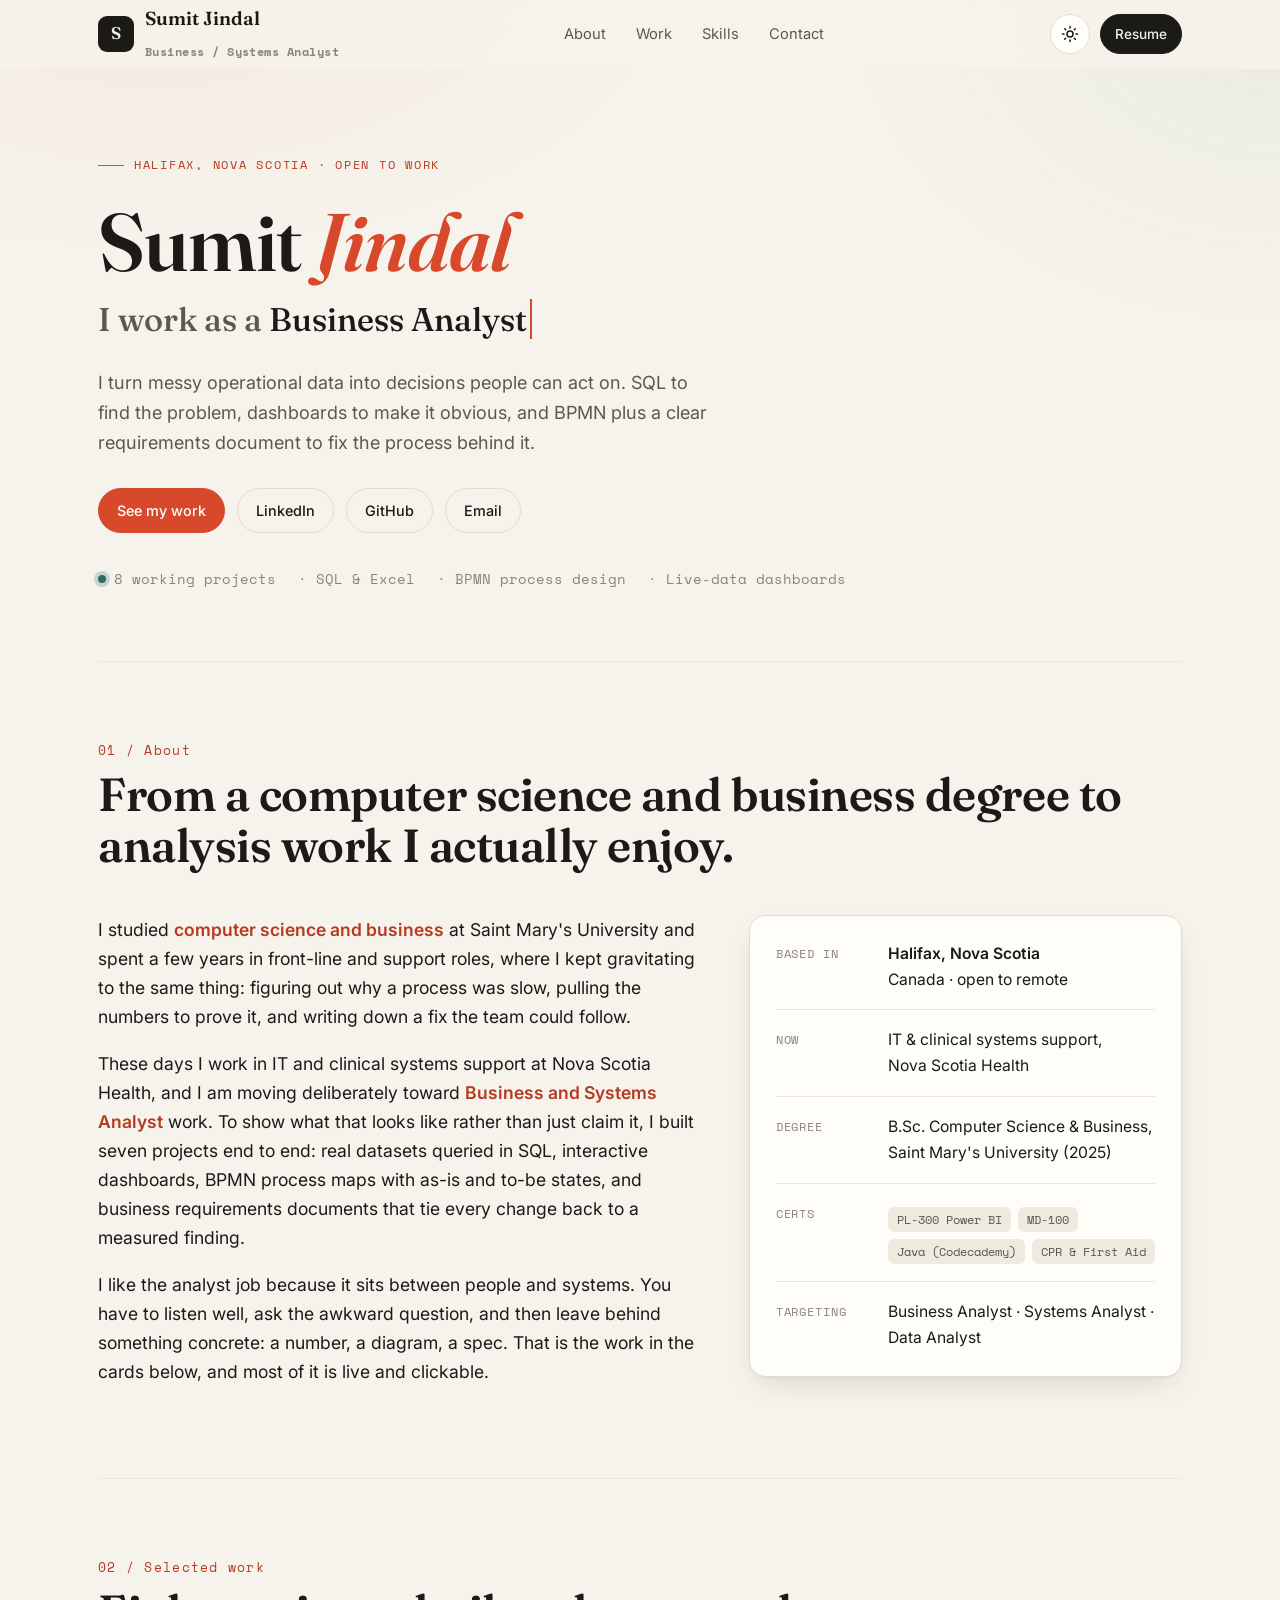
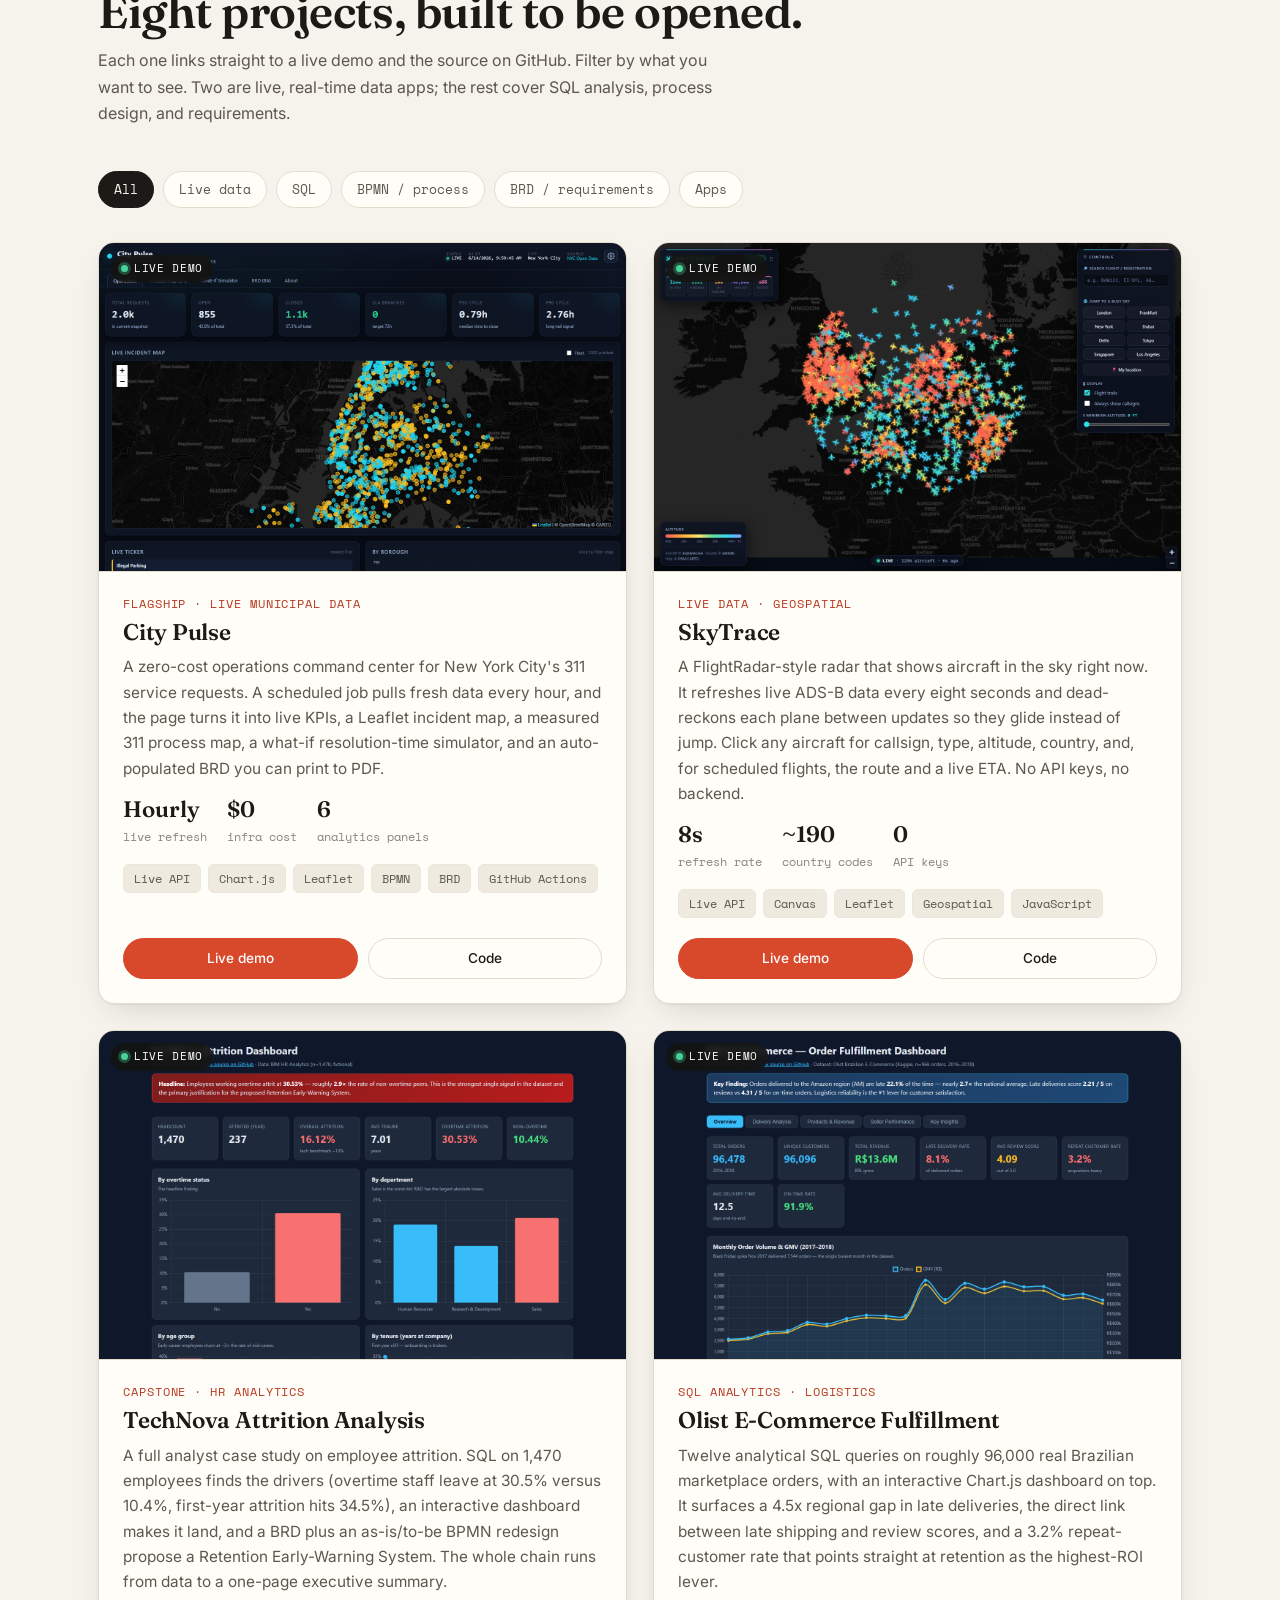
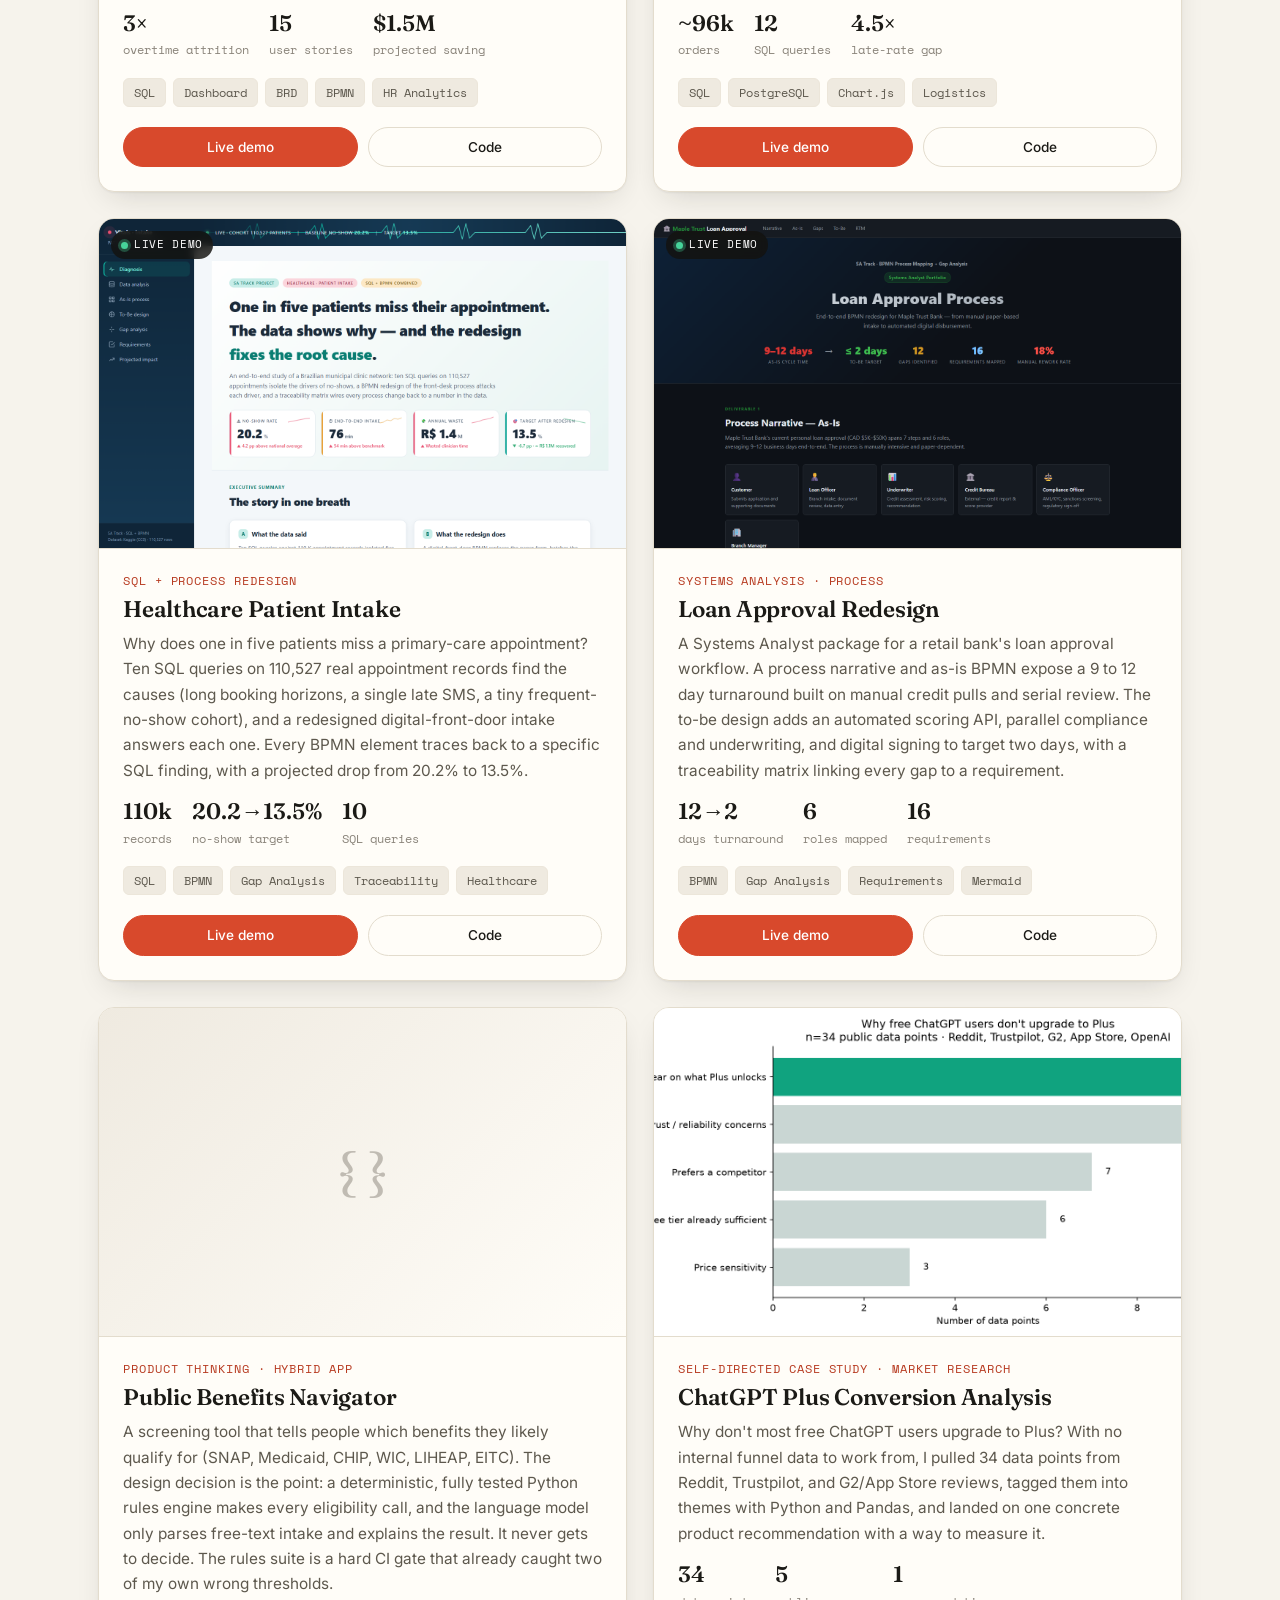
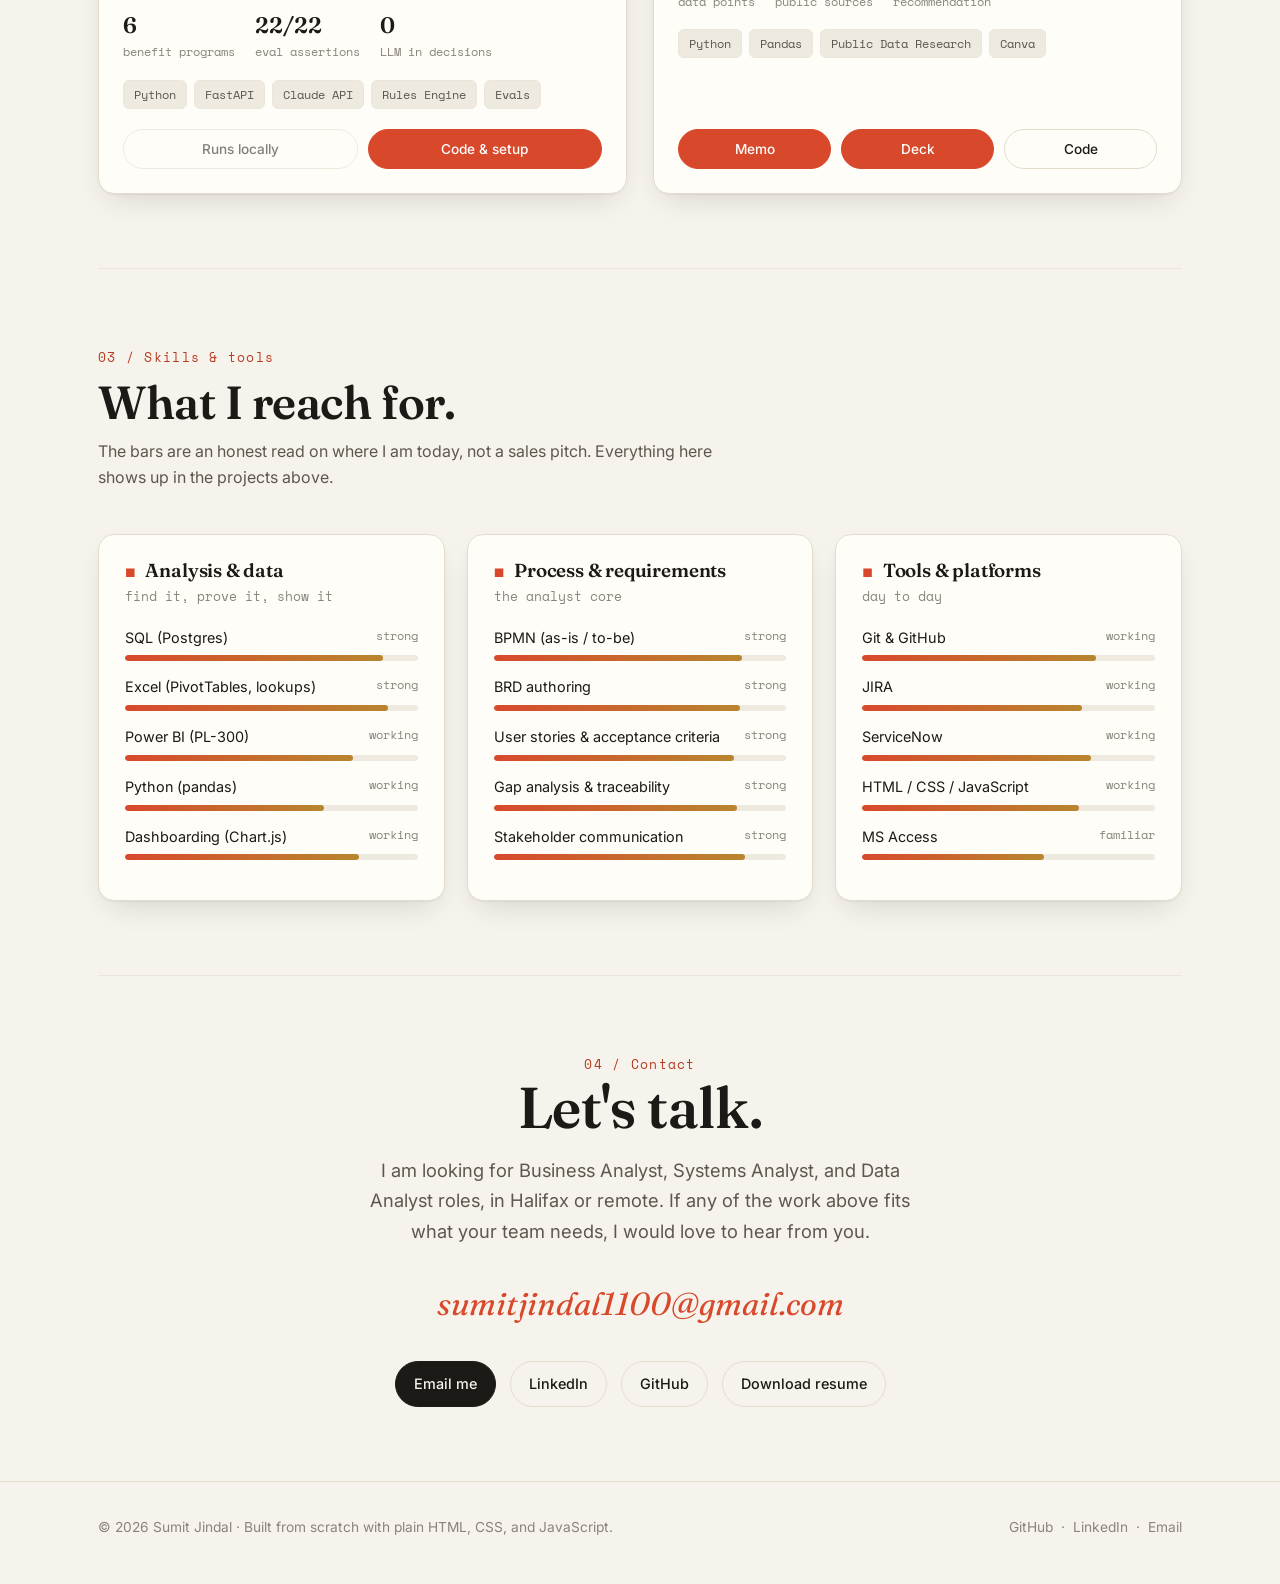
<file: index.html>
<!DOCTYPE html>
<html lang="en" data-theme="light">
<head>
<meta charset="UTF-8" />
<meta name="viewport" content="width=device-width, initial-scale=1.0" />
<title>Sumit Jindal — Business & Systems Analyst</title>
<meta name="description" content="Sumit Jindal, a Business and Systems Analyst in Halifax. SQL, Excel, BPMN, dashboards, and requirements writing, shown through eight working projects." />
<meta name="author" content="Sumit Jindal" />

<!-- Open Graph -->
<meta property="og:title" content="Sumit Jindal — Business & Systems Analyst" />
<meta property="og:description" content="Eight working projects: live data dashboards, SQL analysis, BPMN process redesigns, and business requirements documents." />
<meta property="og:type" content="website" />
<meta property="og:url" content="https://sumitjindal1100-ui.github.io/" />

<link rel="preconnect" href="https://fonts.googleapis.com" />
<link rel="preconnect" href="https://fonts.gstatic.com" crossorigin />
<link href="https://fonts.googleapis.com/css2?family=Fraunces:ital,opsz,wght@0,9..144,400..600;1,9..144,400..600&family=Inter:wght@400;500;600&family=Space+Mono:wght@400;700&display=swap" rel="stylesheet" />
<link rel="stylesheet" href="styles.css" />
<link rel="icon" href="data:image/svg+xml,<svg xmlns='http://www.w3.org/2000/svg' viewBox='0 0 100 100'><rect width='100' height='100' rx='22' fill='%231b1a16'/><text x='50' y='71' font-family='Georgia,serif' font-size='62' fill='%23f6f3ec' text-anchor='middle'>S</text></svg>" />
</head>
<body>

<!-- ===================== NAV ===================== -->
<header class="nav" id="nav">
  <div class="wrap nav-inner">
    <a class="brand" href="#top">
      <span class="monogram">S</span>
      <span>Sumit Jindal<br><span class="mono">Business / Systems Analyst</span></span>
    </a>
    <nav class="nav-links" id="navLinks">
      <a href="#about">About</a>
      <a href="#work">Work</a>
      <a href="#skills">Skills</a>
      <a href="#contact">Contact</a>
    </nav>
    <div class="nav-tools">
      <button class="icon-btn" id="themeBtn" aria-label="Toggle dark mode" title="Toggle theme">
        <svg width="18" height="18" viewBox="0 0 24 24" fill="none" stroke="currentColor" stroke-width="2" stroke-linecap="round" id="themeIcon"><circle cx="12" cy="12" r="4"/><path d="M12 2v2M12 20v2M4.9 4.9l1.4 1.4M17.7 17.7l1.4 1.4M2 12h2M20 12h2M4.9 19.1l1.4-1.4M17.7 6.3l1.4-1.4"/></svg>
      </button>
      <a class="btn btn-primary btn-sm" href="Sumit-Jindal-Resume.pdf" target="_blank" rel="noopener">Resume</a>
      <button class="icon-btn nav-toggle" id="navToggle" aria-label="Menu">
        <svg width="20" height="20" viewBox="0 0 24 24" fill="none" stroke="currentColor" stroke-width="2" stroke-linecap="round"><path d="M3 6h18M3 12h18M3 18h18"/></svg>
      </button>
    </div>
  </div>
</header>

<main id="top">
<!-- ===================== HERO ===================== -->
<section class="hero">
  <div class="wrap">
    <span class="eyebrow reveal">Halifax, Nova Scotia · Open to work</span>
    <h1 class="reveal d1">Sumit <span class="last">Jindal</span></h1>
    <p class="role-line reveal d1">I work as a <span class="typed" id="typed">Business Analyst</span></p>
    <p class="value-prop reveal d2">I turn messy operational data into decisions people can act on. SQL to find the problem, dashboards to make it obvious, and BPMN plus a clear requirements document to fix the process behind it.</p>
    <div class="hero-cta reveal d2">
      <a class="btn btn-accent" href="#work">See my work</a>
      <a class="btn btn-ghost" href="https://www.linkedin.com/in/sumitdsa0010" target="_blank" rel="noopener">LinkedIn</a>
      <a class="btn btn-ghost" href="https://github.com/sumitjindal1100-ui" target="_blank" rel="noopener">GitHub</a>
      <a class="btn btn-ghost" href="mailto:sumitjindal1100@gmail.com">Email</a>
    </div>
    <div class="hero-meta reveal d3">
      <span><span class="dot pulse"></span> 8 working projects</span>
      <span>· SQL &amp; Excel</span>
      <span>· BPMN process design</span>
      <span>· Live-data dashboards</span>
    </div>
  </div>
</section>

<div class="wrap"><div class="divider"></div></div>

<!-- ===================== ABOUT ===================== -->
<section class="section" id="about">
  <div class="wrap">
    <div class="section-head reveal">
      <span class="section-num">01 / About</span>
      <h2>From a computer science and business degree to analysis work I actually enjoy.</h2>
    </div>
    <div class="about-grid">
      <div class="about-prose reveal d1">
        <p>I studied <strong>computer science and business</strong> at Saint Mary's University and spent a few years in front-line and support roles, where I kept gravitating to the same thing: figuring out why a process was slow, pulling the numbers to prove it, and writing down a fix the team could follow.</p>
        <p>These days I work in IT and clinical systems support at Nova Scotia Health, and I am moving deliberately toward <strong>Business and Systems Analyst</strong> work. To show what that looks like rather than just claim it, I built seven projects end to end: real datasets queried in SQL, interactive dashboards, BPMN process maps with as-is and to-be states, and business requirements documents that tie every change back to a measured finding.</p>
        <p>I like the analyst job because it sits between people and systems. You have to listen well, ask the awkward question, and then leave behind something concrete: a number, a diagram, a spec. That is the work in the cards below, and most of it is live and clickable.</p>
      </div>
      <aside class="facts reveal d2">
        <div class="fact"><span class="k">Based in</span><span class="v"><b>Halifax, Nova Scotia</b><br>Canada · open to remote</span></div>
        <div class="fact"><span class="k">Now</span><span class="v">IT &amp; clinical systems support,<br>Nova Scotia Health</span></div>
        <div class="fact"><span class="k">Degree</span><span class="v">B.Sc. Computer Science &amp; Business,<br>Saint Mary's University (2025)</span></div>
        <div class="fact"><span class="k">Certs</span><span class="v">
          <div class="chiprow">
            <span class="mini-chip">PL-300 Power BI</span>
            <span class="mini-chip">MD-100</span>
            <span class="mini-chip">Java (Codecademy)</span>
            <span class="mini-chip">CPR &amp; First Aid</span>
          </div></span></div>
        <div class="fact"><span class="k">Targeting</span><span class="v">Business Analyst · Systems Analyst · Data Analyst</span></div>
      </aside>
    </div>
  </div>
</section>

<div class="wrap"><div class="divider"></div></div>

<!-- ===================== WORK ===================== -->
<section class="section" id="work">
  <div class="wrap">
    <div class="section-head reveal">
      <span class="section-num">02 / Selected work</span>
      <h2>Eight projects, built to be opened.</h2>
      <p>Each one links straight to a live demo and the source on GitHub. Filter by what you want to see. Two are live, real-time data apps; the rest cover SQL analysis, process design, and requirements.</p>
    </div>

    <div class="filterbar reveal d1" id="filterbar">
      <button class="filter active" data-f="all">All</button>
      <button class="filter" data-f="live">Live data</button>
      <button class="filter" data-f="sql">SQL</button>
      <button class="filter" data-f="bpmn">BPMN / process</button>
      <button class="filter" data-f="brd">BRD / requirements</button>
      <button class="filter" data-f="app">Apps</button>
    </div>

    <div class="projects" id="projects">

      <!-- City Pulse -->
      <article class="card reveal" data-tags="live sql bpmn brd app">
        <div class="shot">
          <span class="live-badge"><span class="ld"></span> Live demo</span>
          <img src="assets/shots/citypulse.png" alt="City Pulse dashboard" loading="lazy" />
        </div>
        <div class="card-body">
          <span class="card-kicker">Flagship · live municipal data</span>
          <h3>City Pulse</h3>
          <p>A zero-cost operations command center for New York City's 311 service requests. A scheduled job pulls fresh data every hour, and the page turns it into live KPIs, a Leaflet incident map, a measured 311 process map, a what-if resolution-time simulator, and an auto-populated BRD you can print to PDF.</p>
          <div class="metrics">
            <div class="metric"><span class="n">Hourly</span><span class="l">live refresh</span></div>
            <div class="metric"><span class="n">$0</span><span class="l">infra cost</span></div>
            <div class="metric"><span class="n">6</span><span class="l">analytics panels</span></div>
          </div>
          <div class="tags"><span class="tag">Live API</span><span class="tag">Chart.js</span><span class="tag">Leaflet</span><span class="tag">BPMN</span><span class="tag">BRD</span><span class="tag">GitHub Actions</span></div>
          <div class="card-links">
            <a class="btn btn-accent btn-sm" href="https://sumitjindal1100-ui.github.io/city-pulse/" target="_blank" rel="noopener">Live demo</a>
            <a class="btn btn-ghost btn-sm" href="https://github.com/sumitjindal1100-ui/city-pulse" target="_blank" rel="noopener">Code</a>
          </div>
        </div>
      </article>

      <!-- SkyTrace -->
      <article class="card reveal d1" data-tags="live app">
        <div class="shot">
          <span class="live-badge"><span class="ld"></span> Live demo</span>
          <img src="assets/shots/skytrace.png" alt="SkyTrace live flight radar" loading="lazy" />
        </div>
        <div class="card-body">
          <span class="card-kicker">Live data · geospatial</span>
          <h3>SkyTrace</h3>
          <p>A FlightRadar-style radar that shows aircraft in the sky right now. It refreshes live ADS-B data every eight seconds and dead-reckons each plane between updates so they glide instead of jump. Click any aircraft for callsign, type, altitude, country, and, for scheduled flights, the route and a live ETA. No API keys, no backend.</p>
          <div class="metrics">
            <div class="metric"><span class="n">8s</span><span class="l">refresh rate</span></div>
            <div class="metric"><span class="n">~190</span><span class="l">country codes</span></div>
            <div class="metric"><span class="n">0</span><span class="l">API keys</span></div>
          </div>
          <div class="tags"><span class="tag">Live API</span><span class="tag">Canvas</span><span class="tag">Leaflet</span><span class="tag">Geospatial</span><span class="tag">JavaScript</span></div>
          <div class="card-links">
            <a class="btn btn-accent btn-sm" href="https://sumitjindal1100-ui.github.io/sumit-skytrace/" target="_blank" rel="noopener">Live demo</a>
            <a class="btn btn-ghost btn-sm" href="https://github.com/sumitjindal1100-ui/sumit-skytrace" target="_blank" rel="noopener">Code</a>
          </div>
        </div>
      </article>

      <!-- TechNova -->
      <article class="card reveal" data-tags="sql bpmn brd">
        <div class="shot">
          <span class="live-badge"><span class="ld"></span> Live demo</span>
          <img src="assets/shots/technova.png" alt="TechNova attrition dashboard" loading="lazy" />
        </div>
        <div class="card-body">
          <span class="card-kicker">Capstone · HR analytics</span>
          <h3>TechNova Attrition Analysis</h3>
          <p>A full analyst case study on employee attrition. SQL on 1,470 employees finds the drivers (overtime staff leave at 30.5% versus 10.4%, first-year attrition hits 34.5%), an interactive dashboard makes it land, and a BRD plus an as-is/to-be BPMN redesign propose a Retention Early-Warning System. The whole chain runs from data to a one-page executive summary.</p>
          <div class="metrics">
            <div class="metric"><span class="n">3&times;</span><span class="l">overtime attrition</span></div>
            <div class="metric"><span class="n">15</span><span class="l">user stories</span></div>
            <div class="metric"><span class="n">$1.5M</span><span class="l">projected saving</span></div>
          </div>
          <div class="tags"><span class="tag">SQL</span><span class="tag">Dashboard</span><span class="tag">BRD</span><span class="tag">BPMN</span><span class="tag">HR Analytics</span></div>
          <div class="card-links">
            <a class="btn btn-accent btn-sm" href="https://sumitjindal1100-ui.github.io/technova-attrition-analysis/" target="_blank" rel="noopener">Live demo</a>
            <a class="btn btn-ghost btn-sm" href="https://github.com/sumitjindal1100-ui/technova-attrition-analysis" target="_blank" rel="noopener">Code</a>
          </div>
        </div>
      </article>

      <!-- Olist -->
      <article class="card reveal d1" data-tags="sql">
        <div class="shot">
          <span class="live-badge"><span class="ld"></span> Live demo</span>
          <img src="assets/shots/olist.png" alt="Olist e-commerce dashboard" loading="lazy" />
        </div>
        <div class="card-body">
          <span class="card-kicker">SQL analytics · logistics</span>
          <h3>Olist E-Commerce Fulfillment</h3>
          <p>Twelve analytical SQL queries on roughly 96,000 real Brazilian marketplace orders, with an interactive Chart.js dashboard on top. It surfaces a 4.5x regional gap in late deliveries, the direct link between late shipping and review scores, and a 3.2% repeat-customer rate that points straight at retention as the highest-ROI lever.</p>
          <div class="metrics">
            <div class="metric"><span class="n">~96k</span><span class="l">orders</span></div>
            <div class="metric"><span class="n">12</span><span class="l">SQL queries</span></div>
            <div class="metric"><span class="n">4.5&times;</span><span class="l">late-rate gap</span></div>
          </div>
          <div class="tags"><span class="tag">SQL</span><span class="tag">PostgreSQL</span><span class="tag">Chart.js</span><span class="tag">Logistics</span></div>
          <div class="card-links">
            <a class="btn btn-accent btn-sm" href="https://sumitjindal1100-ui.github.io/olist-ecommerce-analysis/" target="_blank" rel="noopener">Live demo</a>
            <a class="btn btn-ghost btn-sm" href="https://github.com/sumitjindal1100-ui/olist-ecommerce-analysis" target="_blank" rel="noopener">Code</a>
          </div>
        </div>
      </article>

      <!-- Healthcare -->
      <article class="card reveal" data-tags="sql bpmn">
        <div class="shot">
          <span class="live-badge"><span class="ld"></span> Live demo</span>
          <img src="assets/shots/healthcare.png" alt="Healthcare patient intake dashboard" loading="lazy" />
        </div>
        <div class="card-body">
          <span class="card-kicker">SQL + process redesign</span>
          <h3>Healthcare Patient Intake</h3>
          <p>Why does one in five patients miss a primary-care appointment? Ten SQL queries on 110,527 real appointment records find the causes (long booking horizons, a single late SMS, a tiny frequent-no-show cohort), and a redesigned digital-front-door intake answers each one. Every BPMN element traces back to a specific SQL finding, with a projected drop from 20.2% to 13.5%.</p>
          <div class="metrics">
            <div class="metric"><span class="n">110k</span><span class="l">records</span></div>
            <div class="metric"><span class="n">20.2&#8594;13.5%</span><span class="l">no-show target</span></div>
            <div class="metric"><span class="n">10</span><span class="l">SQL queries</span></div>
          </div>
          <div class="tags"><span class="tag">SQL</span><span class="tag">BPMN</span><span class="tag">Gap Analysis</span><span class="tag">Traceability</span><span class="tag">Healthcare</span></div>
          <div class="card-links">
            <a class="btn btn-accent btn-sm" href="https://sumitjindal1100-ui.github.io/healthcare-patient-intake/" target="_blank" rel="noopener">Live demo</a>
            <a class="btn btn-ghost btn-sm" href="https://github.com/sumitjindal1100-ui/healthcare-patient-intake" target="_blank" rel="noopener">Code</a>
          </div>
        </div>
      </article>

      <!-- Loan Approval -->
      <article class="card reveal d1" data-tags="bpmn brd">
        <div class="shot">
          <span class="live-badge"><span class="ld"></span> Live demo</span>
          <img src="assets/shots/loan.png" alt="Loan approval process landing page" loading="lazy" />
        </div>
        <div class="card-body">
          <span class="card-kicker">Systems analysis · process</span>
          <h3>Loan Approval Redesign</h3>
          <p>A Systems Analyst package for a retail bank's loan approval workflow. A process narrative and as-is BPMN expose a 9 to 12 day turnaround built on manual credit pulls and serial review. The to-be design adds an automated scoring API, parallel compliance and underwriting, and digital signing to target two days, with a traceability matrix linking every gap to a requirement.</p>
          <div class="metrics">
            <div class="metric"><span class="n">12&#8594;2</span><span class="l">days turnaround</span></div>
            <div class="metric"><span class="n">6</span><span class="l">roles mapped</span></div>
            <div class="metric"><span class="n">16</span><span class="l">requirements</span></div>
          </div>
          <div class="tags"><span class="tag">BPMN</span><span class="tag">Gap Analysis</span><span class="tag">Requirements</span><span class="tag">Mermaid</span></div>
          <div class="card-links">
            <a class="btn btn-accent btn-sm" href="https://sumitjindal1100-ui.github.io/loan-approval-sa-track/" target="_blank" rel="noopener">Live demo</a>
            <a class="btn btn-ghost btn-sm" href="https://github.com/sumitjindal1100-ui/loan-approval-sa-track" target="_blank" rel="noopener">Code</a>
          </div>
        </div>
      </article>

      <!-- Benefits Navigator -->
      <article class="card reveal" data-tags="app brd">
        <div class="shot fallback">
          <span class="glyph">{ }</span>
        </div>
        <div class="card-body">
          <span class="card-kicker">Product thinking · hybrid app</span>
          <h3>Public Benefits Navigator</h3>
          <p>A screening tool that tells people which benefits they likely qualify for (SNAP, Medicaid, CHIP, WIC, LIHEAP, EITC). The design decision is the point: a deterministic, fully tested Python rules engine makes every eligibility call, and the language model only parses free-text intake and explains the result. It never gets to decide. The rules suite is a hard CI gate that already caught two of my own wrong thresholds.</p>
          <div class="metrics">
            <div class="metric"><span class="n">6</span><span class="l">benefit programs</span></div>
            <div class="metric"><span class="n">22/22</span><span class="l">eval assertions</span></div>
            <div class="metric"><span class="n">0</span><span class="l">LLM in decisions</span></div>
          </div>
          <div class="tags"><span class="tag">Python</span><span class="tag">FastAPI</span><span class="tag">Claude API</span><span class="tag">Rules Engine</span><span class="tag">Evals</span></div>
          <div class="card-links">
            <a class="btn btn-ghost btn-sm disabled" title="Runs locally (FastAPI app)">Runs locally</a>
            <a class="btn btn-accent btn-sm" href="https://github.com/sumitjindal1100-ui/sumit-public-benefits-navigator" target="_blank" rel="noopener">Code &amp; setup</a>
          </div>
        </div>
      </article>

      <!-- ChatGPT Conversion Analysis -->
      <article class="card reveal d1" data-tags="research">
        <div class="shot">
          <img src="assets/shots/chatgpt-conversion.png" alt="Theme frequency chart from the ChatGPT conversion analysis" loading="lazy" />
        </div>
        <div class="card-body">
          <span class="card-kicker">Self-directed case study · market research</span>
          <h3>ChatGPT Plus Conversion Analysis</h3>
          <p>Why don't most free ChatGPT users upgrade to Plus? With no internal funnel data to work from, I pulled 34 data points from Reddit, Trustpilot, and G2/App Store reviews, tagged them into themes with Python and Pandas, and landed on one concrete product recommendation with a way to measure it.</p>
          <div class="metrics">
            <div class="metric"><span class="n">34</span><span class="l">data points</span></div>
            <div class="metric"><span class="n">5</span><span class="l">public sources</span></div>
            <div class="metric"><span class="n">1</span><span class="l">recommendation</span></div>
          </div>
          <div class="tags"><span class="tag">Python</span><span class="tag">Pandas</span><span class="tag">Public Data Research</span><span class="tag">Canva</span></div>
          <div class="card-links">
            <a class="btn btn-accent btn-sm" href="https://github.com/sumitjindal1100-ui/chatgpt-conversion-analysis/blob/main/memo/memo.pdf" target="_blank" rel="noopener">Memo</a>
            <a class="btn btn-accent btn-sm" href="https://canva.link/ymnb7nca1b5asgq" target="_blank" rel="noopener">Deck</a>
            <a class="btn btn-ghost btn-sm" href="https://github.com/sumitjindal1100-ui/chatgpt-conversion-analysis" target="_blank" rel="noopener">Code</a>
          </div>
        </div>
      </article>

    </div>
  </div>
</section>

<div class="wrap"><div class="divider"></div></div>

<!-- ===================== SKILLS ===================== -->
<section class="section" id="skills">
  <div class="wrap">
    <div class="section-head reveal">
      <span class="section-num">03 / Skills &amp; tools</span>
      <h2>What I reach for.</h2>
      <p>The bars are an honest read on where I am today, not a sales pitch. Everything here shows up in the projects above.</p>
    </div>
    <div class="skill-cols">

      <div class="skill-group reveal d1">
        <h3><span class="gi">&#9632;</span> Analysis &amp; data</h3>
        <div class="sub">find it, prove it, show it</div>
        <div class="skill"><div class="row"><span>SQL (Postgres)</span><span class="lvl">strong</span></div><div class="bar"><i data-w="88"></i></div></div>
        <div class="skill"><div class="row"><span>Excel (PivotTables, lookups)</span><span class="lvl">strong</span></div><div class="bar"><i data-w="90"></i></div></div>
        <div class="skill"><div class="row"><span>Power BI (PL-300)</span><span class="lvl">working</span></div><div class="bar"><i data-w="78"></i></div></div>
        <div class="skill"><div class="row"><span>Python (pandas)</span><span class="lvl">working</span></div><div class="bar"><i data-w="68"></i></div></div>
        <div class="skill"><div class="row"><span>Dashboarding (Chart.js)</span><span class="lvl">working</span></div><div class="bar"><i data-w="80"></i></div></div>
      </div>

      <div class="skill-group reveal d2">
        <h3><span class="gi">&#9632;</span> Process &amp; requirements</h3>
        <div class="sub">the analyst core</div>
        <div class="skill"><div class="row"><span>BPMN (as-is / to-be)</span><span class="lvl">strong</span></div><div class="bar"><i data-w="85"></i></div></div>
        <div class="skill"><div class="row"><span>BRD authoring</span><span class="lvl">strong</span></div><div class="bar"><i data-w="84"></i></div></div>
        <div class="skill"><div class="row"><span>User stories &amp; acceptance criteria</span><span class="lvl">strong</span></div><div class="bar"><i data-w="82"></i></div></div>
        <div class="skill"><div class="row"><span>Gap analysis &amp; traceability</span><span class="lvl">strong</span></div><div class="bar"><i data-w="83"></i></div></div>
        <div class="skill"><div class="row"><span>Stakeholder communication</span><span class="lvl">strong</span></div><div class="bar"><i data-w="86"></i></div></div>
      </div>

      <div class="skill-group reveal d3">
        <h3><span class="gi">&#9632;</span> Tools &amp; platforms</h3>
        <div class="sub">day to day</div>
        <div class="skill"><div class="row"><span>Git &amp; GitHub</span><span class="lvl">working</span></div><div class="bar"><i data-w="80"></i></div></div>
        <div class="skill"><div class="row"><span>JIRA</span><span class="lvl">working</span></div><div class="bar"><i data-w="75"></i></div></div>
        <div class="skill"><div class="row"><span>ServiceNow</span><span class="lvl">working</span></div><div class="bar"><i data-w="78"></i></div></div>
        <div class="skill"><div class="row"><span>HTML / CSS / JavaScript</span><span class="lvl">working</span></div><div class="bar"><i data-w="74"></i></div></div>
        <div class="skill"><div class="row"><span>MS Access</span><span class="lvl">familiar</span></div><div class="bar"><i data-w="62"></i></div></div>
      </div>

    </div>
  </div>
</section>

<div class="wrap"><div class="divider"></div></div>

<!-- ===================== CONTACT ===================== -->
<section class="section contact" id="contact">
  <div class="wrap">
    <div class="reveal">
      <span class="section-num">04 / Contact</span>
      <h2>Let's talk.</h2>
      <p class="lead">I am looking for Business Analyst, Systems Analyst, and Data Analyst roles, in Halifax or remote. If any of the work above fits what your team needs, I would love to hear from you.</p>
      <p style="margin-bottom:30px"><a class="mail-link" href="mailto:sumitjindal1100@gmail.com">sumitjindal1100@gmail.com</a></p>
      <div class="contact-cta">
        <a class="btn btn-primary" href="mailto:sumitjindal1100@gmail.com">Email me</a>
        <a class="btn btn-ghost" href="https://www.linkedin.com/in/sumitdsa0010" target="_blank" rel="noopener">LinkedIn</a>
        <a class="btn btn-ghost" href="https://github.com/sumitjindal1100-ui" target="_blank" rel="noopener">GitHub</a>
        <a class="btn btn-ghost" href="Sumit-Jindal-Resume.pdf" target="_blank" rel="noopener">Download resume</a>
      </div>
    </div>
  </div>
</section>
</main>

<!-- ===================== FOOTER ===================== -->
<footer class="footer">
  <div class="wrap footer-inner">
    <span>&copy; <span id="year"></span> Sumit Jindal · Built from scratch with plain HTML, CSS, and JavaScript.</span>
    <span class="soc">
      <a href="https://github.com/sumitjindal1100-ui" target="_blank" rel="noopener">GitHub</a> ·
      <a href="https://www.linkedin.com/in/sumitdsa0010" target="_blank" rel="noopener">LinkedIn</a> ·
      <a href="mailto:sumitjindal1100@gmail.com">Email</a>
    </span>
  </div>
</footer>

<button class="icon-btn totop" id="toTop" aria-label="Back to top">
  <svg width="18" height="18" viewBox="0 0 24 24" fill="none" stroke="currentColor" stroke-width="2" stroke-linecap="round" stroke-linejoin="round"><path d="M12 19V5M5 12l7-7 7 7"/></svg>
</button>

<script src="app.js"></script>
</body>
</html>
</file>
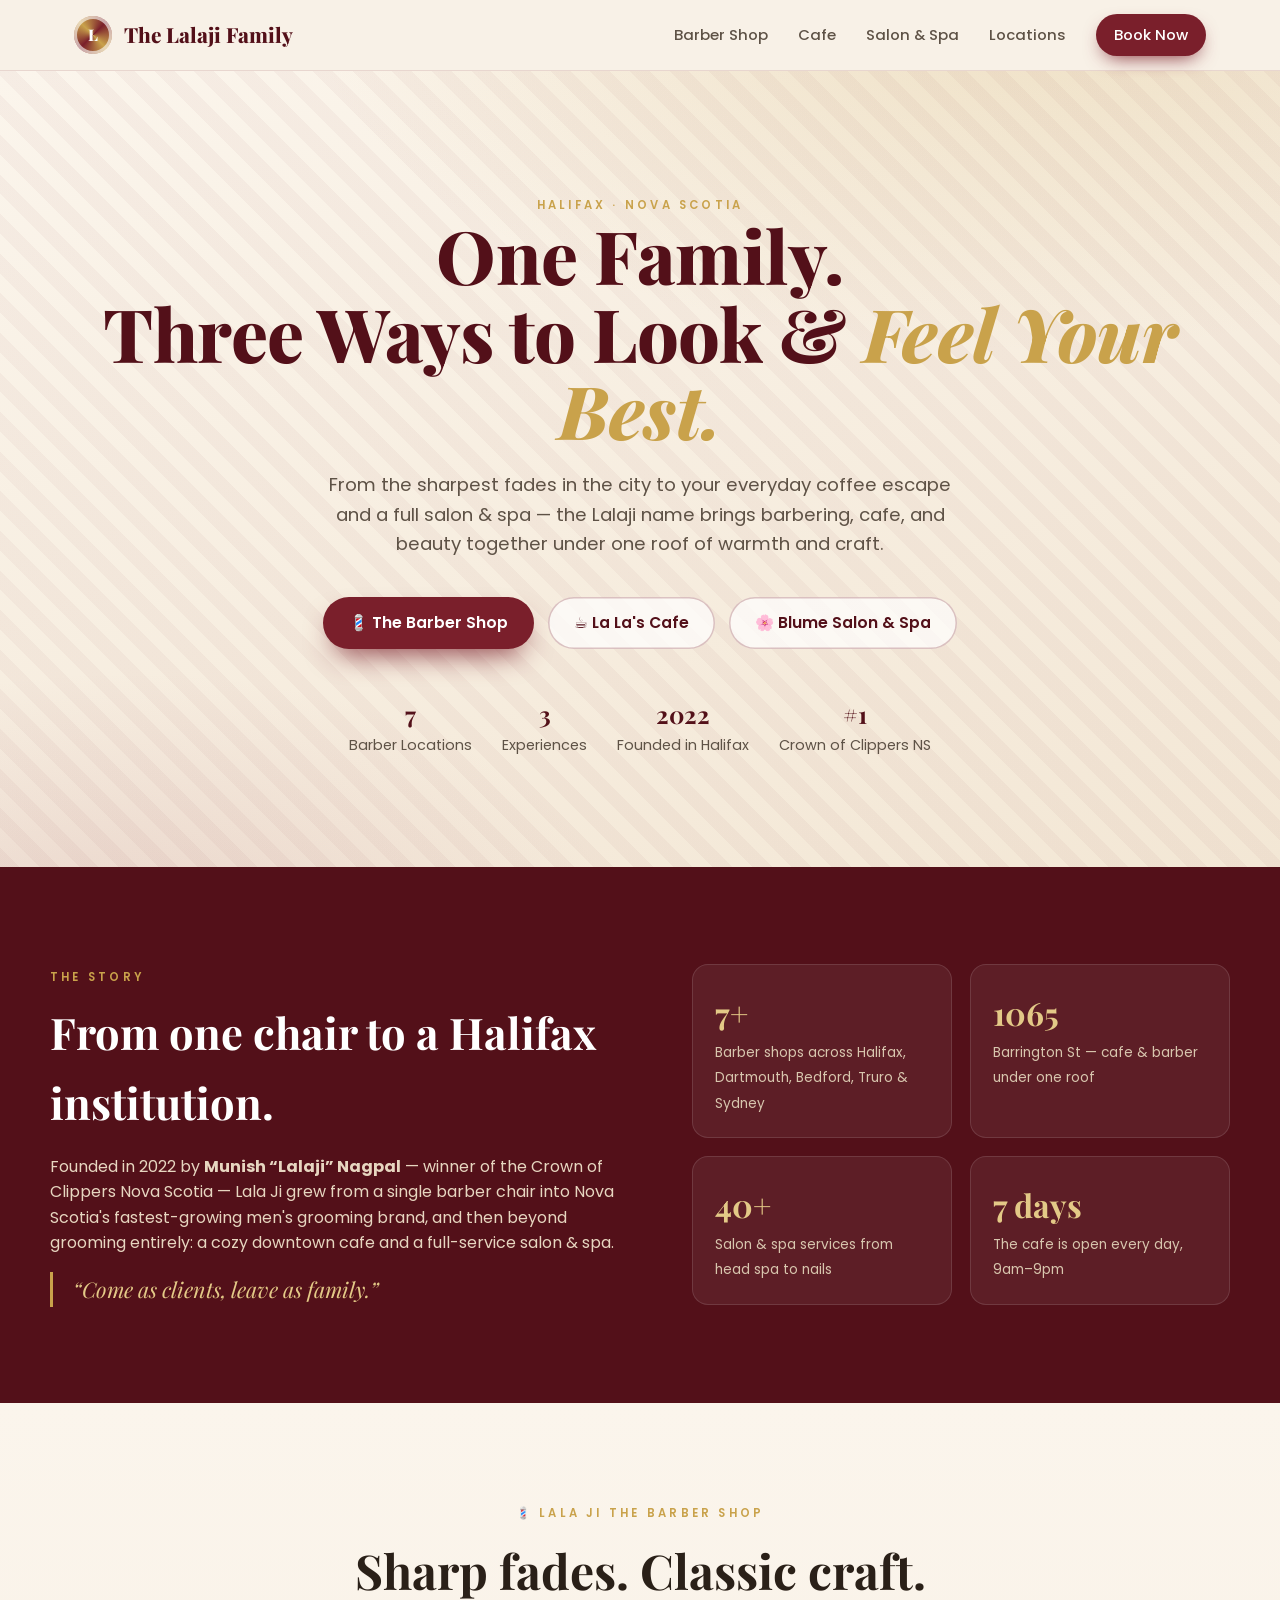
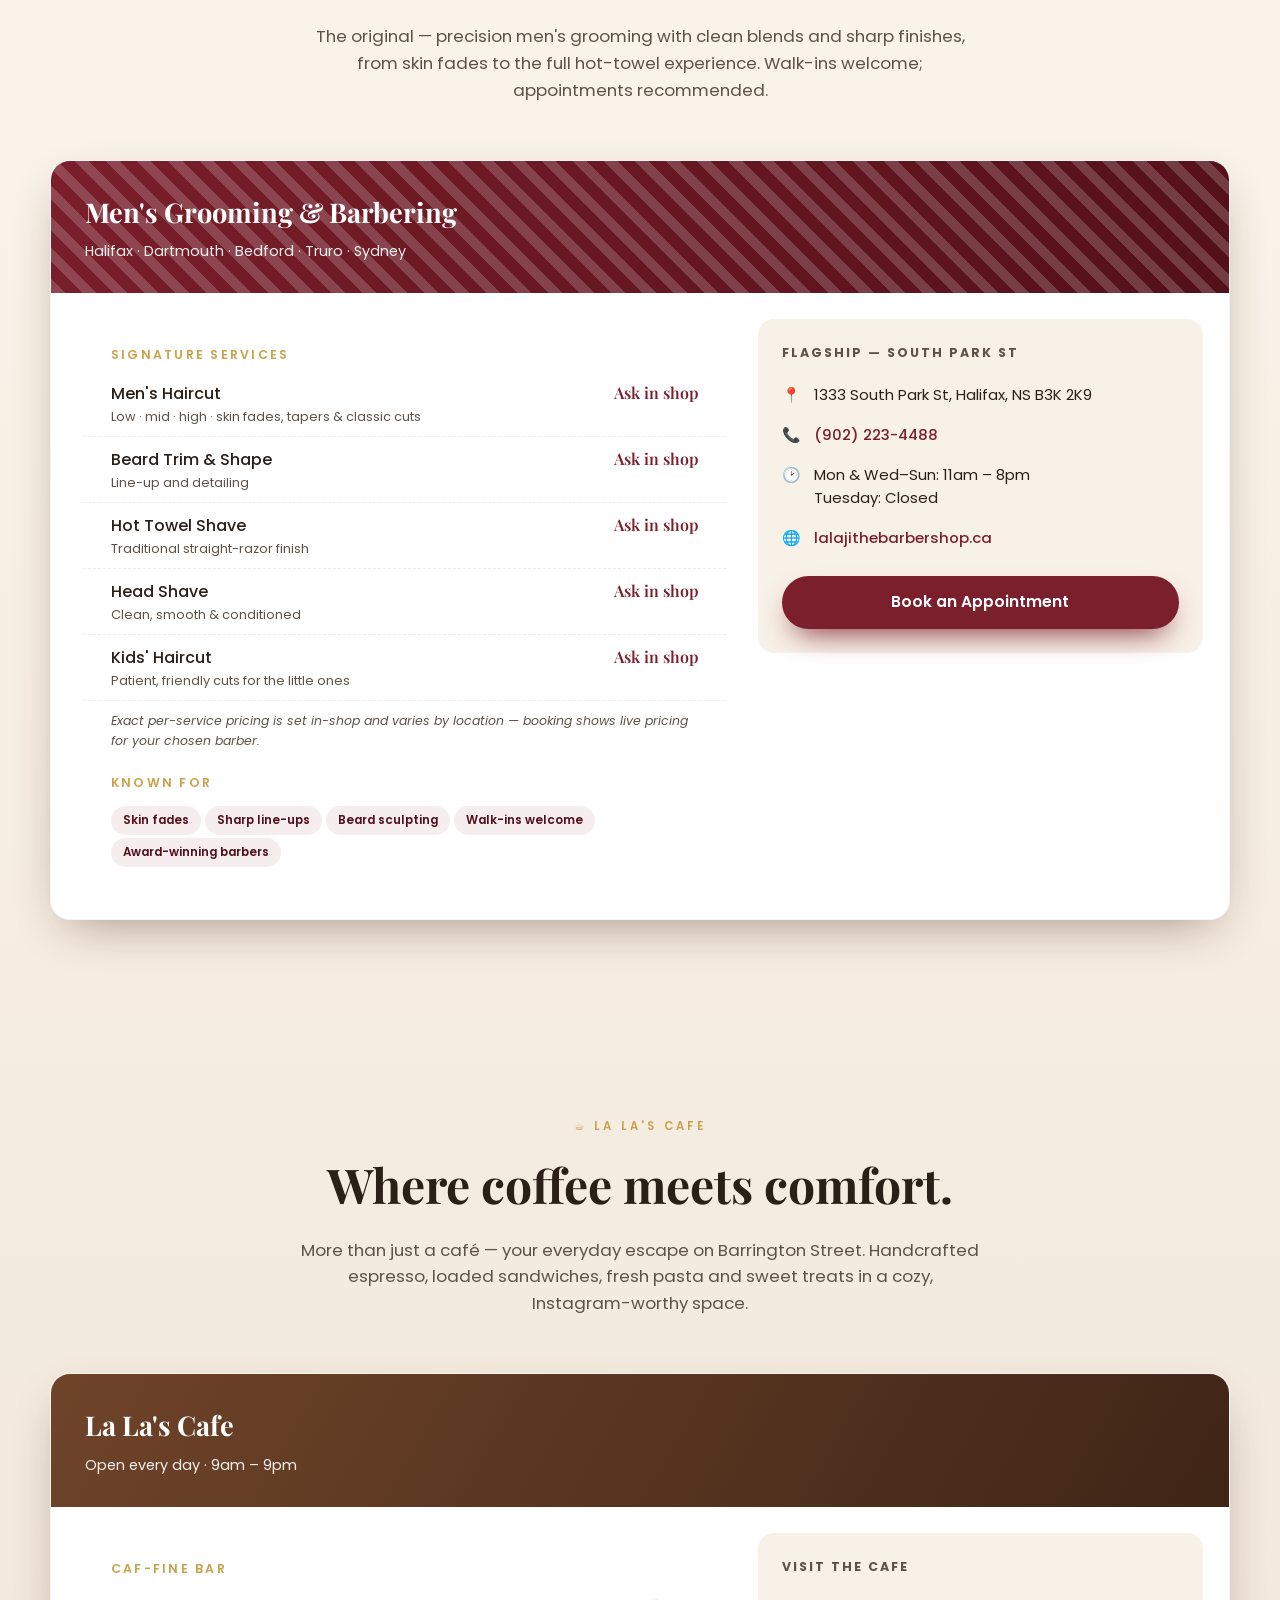
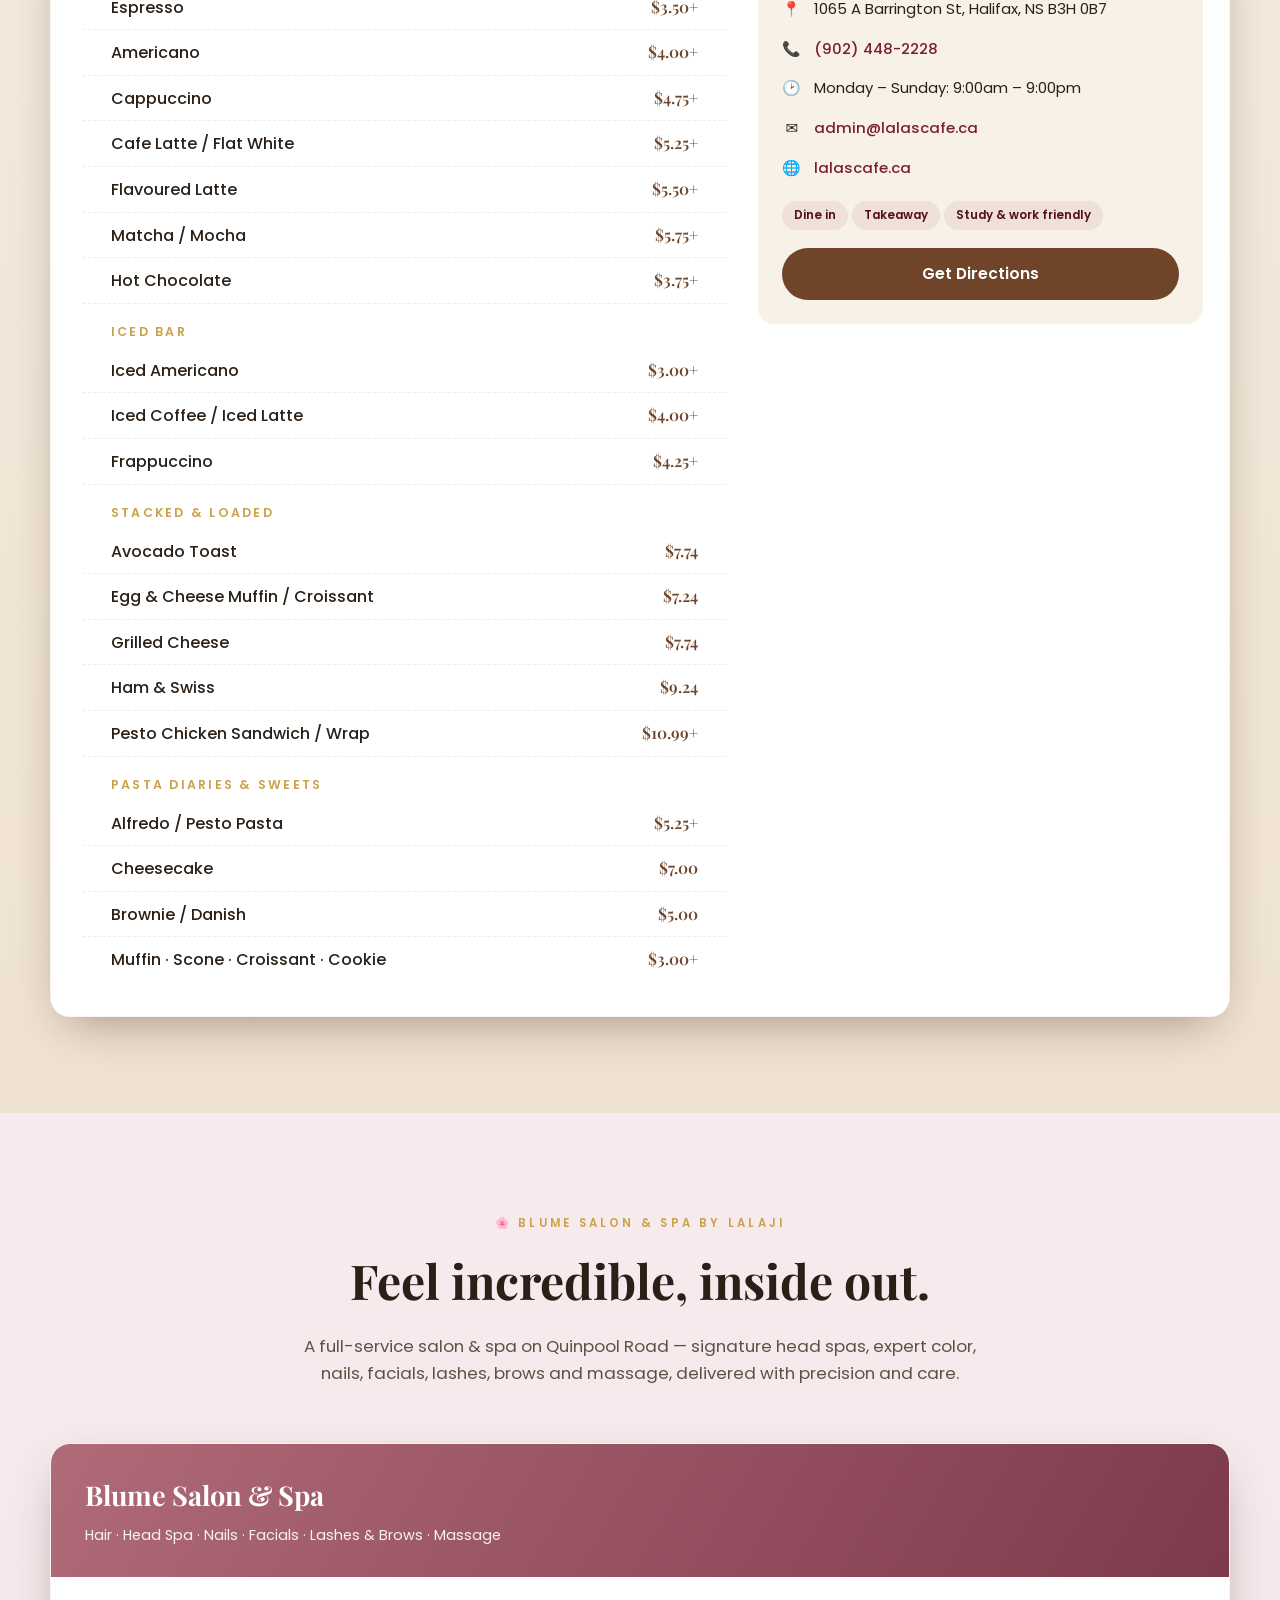
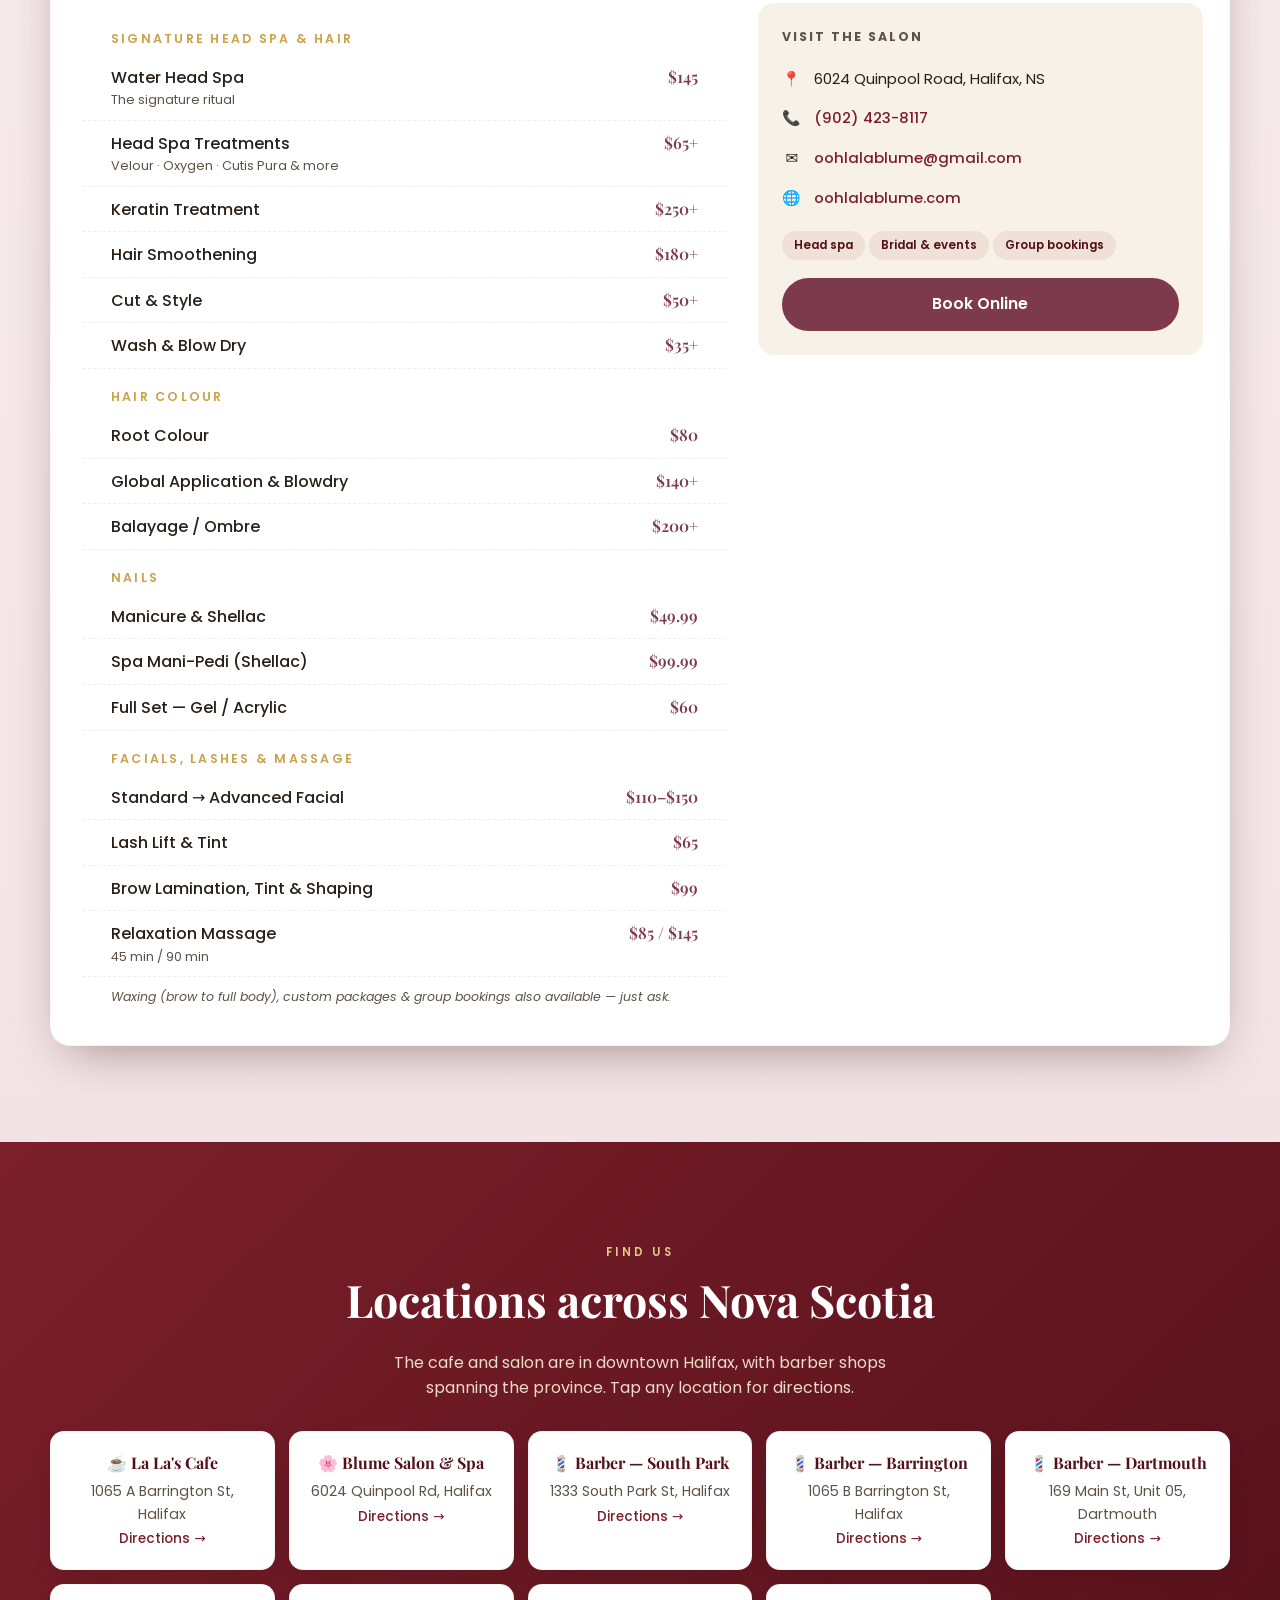
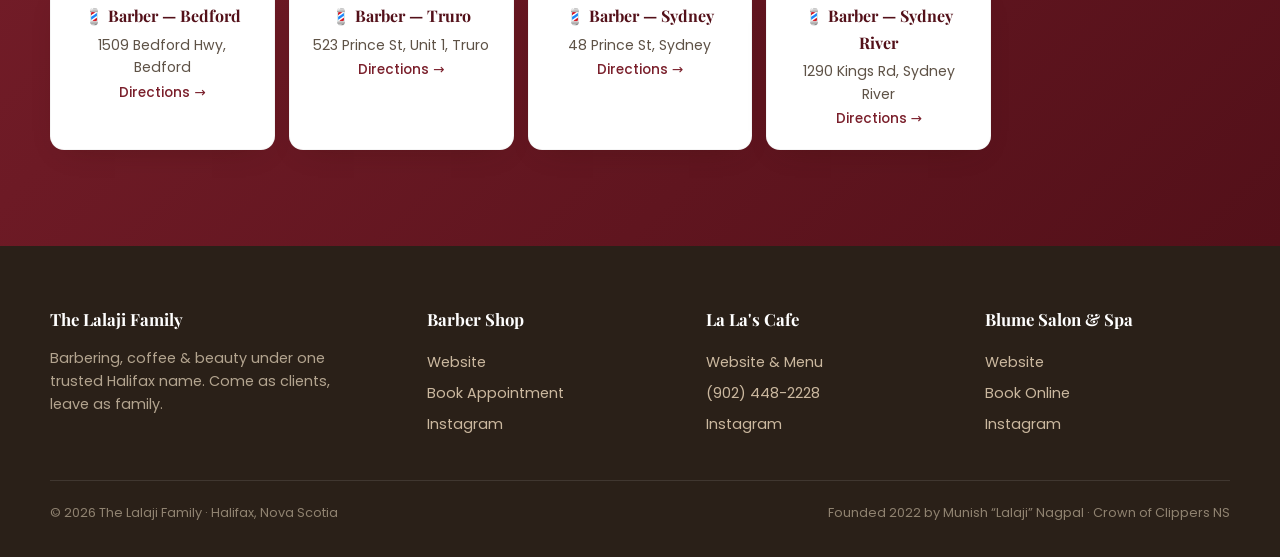
<file: lalaji/index.html>
<!DOCTYPE html>
<html lang="en">
<head>
<meta charset="UTF-8" />
<meta name="viewport" content="width=device-width, initial-scale=1.0" />
<title>The Lalaji Family — Barber · Cafe · Salon &amp; Spa in Halifax</title>
<meta name="description" content="One family, three ways to look and feel your best in Halifax — Lala Ji The Barber Shop, La La's Cafe, and Blume Salon &amp; Spa by Lalaji." />
<link rel="preconnect" href="https://fonts.googleapis.com" />
<link rel="preconnect" href="https://fonts.gstatic.com" crossorigin />
<link href="https://fonts.googleapis.com/css2?family=Playfair+Display:wght@500;600;700;800&family=Poppins:wght@300;400;500;600&display=swap" rel="stylesheet" />
<style>
  :root {
    --maroon: #7a1f2b;
    --maroon-deep: #531019;
    --gold: #c9a24b;
    --gold-soft: #e3c987;
    --cream: #f8f1e7;
    --cream-2: #f2e8d9;
    --ink: #2a2018;
    --ink-soft: #5e5246;
    --coffee: #6f4429;
    --coffee-deep: #3f2517;
    --blush: #b06a78;
    --blush-deep: #7d3a4c;
    --rose-bg: #f7ebee;
    --shadow: 0 18px 50px -18px rgba(50, 20, 10, 0.45);
    --radius: 20px;
    --maxw: 1180px;
  }

  * { margin: 0; padding: 0; box-sizing: border-box; }
  html { scroll-behavior: smooth; }
  body {
    font-family: "Poppins", system-ui, sans-serif;
    color: var(--ink);
    background: var(--cream);
    line-height: 1.6;
    overflow-x: hidden;
  }
  h1, h2, h3, .serif { font-family: "Playfair Display", Georgia, serif; }
  a { color: inherit; text-decoration: none; }
  img { max-width: 100%; display: block; }
  section { padding: 96px 24px; }
  .wrap { max-width: var(--maxw); margin: 0 auto; }
  .eyebrow {
    text-transform: uppercase;
    letter-spacing: 0.28em;
    font-size: 0.72rem;
    font-weight: 600;
    color: var(--gold);
  }
  .center { text-align: center; }

  /* ---------- Nav ---------- */
  header.nav {
    position: sticky; top: 0; z-index: 50;
    backdrop-filter: blur(12px);
    background: rgba(248, 241, 231, 0.82);
    border-bottom: 1px solid rgba(122, 31, 43, 0.12);
  }
  .nav-inner {
    max-width: var(--maxw); margin: 0 auto;
    display: flex; align-items: center; justify-content: space-between;
    padding: 14px 24px;
  }
  .brand { display: flex; align-items: center; gap: 12px; font-family: "Playfair Display", serif; font-weight: 800; font-size: 1.3rem; color: var(--maroon-deep); }
  .brand .mark {
    width: 38px; height: 38px; border-radius: 50%;
    background: conic-gradient(from 45deg, var(--maroon), var(--gold), var(--maroon), var(--gold), var(--maroon));
    display: grid; place-items: center; color: #fff; font-size: 1rem;
    box-shadow: inset 0 0 0 3px rgba(255,255,255,.6);
  }
  .nav-links { display: flex; gap: 30px; align-items: center; }
  .nav-links a { font-size: 0.93rem; font-weight: 500; color: var(--ink-soft); transition: color .2s; }
  .nav-links a:hover { color: var(--maroon); }
  .nav-cta {
    background: var(--maroon); color: #fff !important; padding: 9px 18px; border-radius: 999px;
    font-weight: 500; box-shadow: 0 8px 20px -8px var(--maroon);
  }
  .nav-cta:hover { background: var(--maroon-deep); }
  .menu-btn { display: none; background: none; border: 0; font-size: 1.6rem; color: var(--maroon); cursor: pointer; }

  /* ---------- Hero ---------- */
  .hero {
    position: relative; padding: 120px 24px 110px;
    background:
      radial-gradient(1200px 600px at 80% -10%, rgba(201,162,75,.22), transparent 60%),
      radial-gradient(900px 500px at 10% 110%, rgba(176,106,120,.18), transparent 55%),
      linear-gradient(160deg, #fbf5ec 0%, #f3e7d5 100%);
    overflow: hidden;
  }
  .hero::before {
    content: ""; position: absolute; inset: 0;
    background-image: repeating-linear-gradient(45deg, rgba(122,31,43,.04) 0 14px, transparent 14px 28px);
    pointer-events: none;
  }
  .hero-grid { position: relative; max-width: var(--maxw); margin: 0 auto; text-align: center; }
  .hero h1 { font-size: clamp(2.6rem, 6vw, 4.6rem); line-height: 1.05; color: var(--maroon-deep); font-weight: 800; letter-spacing: -0.5px; }
  .hero h1 em { font-style: italic; color: var(--gold); }
  .hero p.lead { max-width: 640px; margin: 22px auto 0; font-size: 1.15rem; color: var(--ink-soft); }
  .hero-ctas { margin-top: 38px; display: flex; gap: 14px; justify-content: center; flex-wrap: wrap; }
  .btn {
    display: inline-flex; align-items: center; gap: 8px;
    padding: 14px 26px; border-radius: 999px; font-weight: 600; font-size: 0.97rem;
    transition: transform .15s ease, box-shadow .2s ease, background .2s; cursor: pointer; border: 0;
  }
  .btn-primary { background: var(--maroon); color: #fff; box-shadow: 0 14px 30px -12px var(--maroon); }
  .btn-primary:hover { transform: translateY(-2px); background: var(--maroon-deep); }
  .btn-ghost { background: rgba(255,255,255,.7); color: var(--maroon-deep); box-shadow: inset 0 0 0 1.5px rgba(122,31,43,.25); }
  .btn-ghost:hover { transform: translateY(-2px); background: #fff; }
  .hero-badges { margin-top: 46px; display: flex; gap: 30px; justify-content: center; flex-wrap: wrap; color: var(--ink-soft); font-size: 0.9rem; }
  .hero-badges b { color: var(--maroon-deep); font-family: "Playfair Display", serif; font-size: 1.5rem; display: block; }

  /* ---------- Story strip ---------- */
  .story { background: var(--maroon-deep); color: #f3e3cf; }
  .story .wrap { display: grid; grid-template-columns: 1.1fr 1fr; gap: 50px; align-items: center; }
  .story h2 { color: #fff; font-size: clamp(1.9rem, 3.4vw, 2.8rem); margin-top: 10px; }
  .story p { margin-top: 16px; color: #e7d6c0; }
  .story .quote { font-family: "Playfair Display", serif; font-style: italic; font-size: 1.35rem; color: var(--gold-soft); border-left: 3px solid var(--gold); padding-left: 20px; }
  .story-stats { display: grid; grid-template-columns: repeat(2, 1fr); gap: 18px; }
  .stat-card { background: rgba(255,255,255,.06); border: 1px solid rgba(255,255,255,.12); border-radius: 16px; padding: 22px; }
  .stat-card b { font-family: "Playfair Display", serif; font-size: 2rem; color: var(--gold-soft); display: block; }
  .stat-card span { font-size: 0.85rem; color: #d8c6ae; }

  /* ---------- Business sections ---------- */
  .biz-head { text-align: center; max-width: 680px; margin: 0 auto 56px; }
  .biz-head h2 { font-size: clamp(2rem, 4vw, 3rem); margin-top: 8px; }
  .biz-head p { color: var(--ink-soft); margin-top: 14px; font-size: 1.05rem; }

  .section-barber { background: linear-gradient(180deg, #fbf5ec, #f6ece0); }
  .section-cafe { background: linear-gradient(180deg, #f5ede2, #efe2d0); }
  .section-salon { background: linear-gradient(180deg, var(--rose-bg), #f2e3e6); }

  .panel {
    background: #fff; border-radius: var(--radius); box-shadow: var(--shadow);
    overflow: hidden; border: 1px solid rgba(0,0,0,.04);
  }
  .panel-top { padding: 30px 34px; color: #fff; position: relative; overflow: hidden; }
  .panel-top h3 { font-size: 1.7rem; }
  .panel-top .tag { font-size: 0.9rem; opacity: .92; margin-top: 6px; }
  .barber-top { background: linear-gradient(120deg, var(--maroon), var(--maroon-deep)); }
  .barber-top::after {
    content:""; position:absolute; inset:0; opacity:.18;
    background: repeating-linear-gradient(45deg, #fff 0 10px, transparent 10px 22px);
  }
  .cafe-top { background: linear-gradient(120deg, var(--coffee), var(--coffee-deep)); }
  .salon-top { background: linear-gradient(120deg, var(--blush), var(--blush-deep)); }

  .biz-layout { display: grid; grid-template-columns: 1.25fr .85fr; gap: 26px; }
  .menu-block { padding: 8px 6px; }
  .menu-cat { padding: 18px 28px 6px; }
  .menu-cat h4 { font-size: 0.78rem; letter-spacing: .18em; text-transform: uppercase; color: var(--gold); font-family: "Poppins", sans-serif; font-weight: 600; }
  .menu-row { display: flex; justify-content: space-between; gap: 16px; padding: 9px 28px; border-bottom: 1px dashed rgba(0,0,0,.07); align-items: baseline; }
  .menu-row:last-child { border-bottom: 0; }
  .menu-row .name { font-weight: 500; color: var(--ink); }
  .menu-row .name small { display: block; font-weight: 400; color: var(--ink-soft); font-size: 0.8rem; }
  .menu-row .price { font-family: "Playfair Display", serif; font-weight: 600; color: var(--maroon); white-space: nowrap; }

  .info-card { background: var(--cream); border-radius: 16px; padding: 24px; align-self: start; }
  .info-card h4 { font-family: "Poppins", sans-serif; font-size: 0.78rem; letter-spacing: .16em; text-transform: uppercase; color: var(--ink-soft); margin-bottom: 12px; }
  .info-line { display: flex; gap: 12px; padding: 8px 0; font-size: 0.93rem; align-items: flex-start; }
  .info-line .ic { width: 20px; flex: none; text-align: center; }
  .info-line a { color: var(--maroon); font-weight: 500; }
  .pill { display: inline-block; background: rgba(122,31,43,.08); color: var(--maroon-deep); font-size: 0.74rem; font-weight: 600; padding: 5px 12px; border-radius: 999px; margin: 3px 4px 0 0; }
  .card-cta { margin-top: 18px; }
  .card-cta .btn { width: 100%; justify-content: center; }
  .cafe-accent .menu-row .price { color: var(--coffee); }
  .salon-accent .menu-row .price { color: var(--blush-deep); }
  .note { font-size: 0.78rem; color: var(--ink-soft); padding: 10px 28px 4px; font-style: italic; }

  .loc-grid { display: grid; grid-template-columns: repeat(auto-fit, minmax(210px,1fr)); gap: 14px; margin-top: 30px; }
  .loc { background:#fff; border-radius:14px; padding:18px 20px; box-shadow: 0 10px 30px -18px rgba(50,20,10,.4); border:1px solid rgba(0,0,0,.04);}
  .loc b { font-family:"Playfair Display",serif; color: var(--maroon-deep); }
  .loc a { color: var(--maroon); font-size:.85rem; font-weight:500; }
  .loc span { display:block; color: var(--ink-soft); font-size:.88rem; margin-top:4px; }

  /* ---------- Visit / CTA band ---------- */
  .visit { background: linear-gradient(135deg, var(--maroon), var(--maroon-deep)); color:#fff; text-align:center; }
  .visit h2 { color:#fff; font-size: clamp(2rem,4vw,2.8rem); }
  .visit p { color:#ecdcc6; max-width:560px; margin: 14px auto 30px; }

  /* ---------- Footer ---------- */
  footer { background: var(--ink); color: #d9cdbd; padding: 60px 24px 34px; }
  .foot-grid { max-width: var(--maxw); margin:0 auto; display:grid; grid-template-columns: 1.4fr 1fr 1fr 1fr; gap: 34px; }
  footer h5 { color:#fff; font-family:"Playfair Display",serif; font-size:1.05rem; margin-bottom:14px; }
  footer a { color:#cbb89f; font-size:.9rem; display:block; padding:4px 0; }
  footer a:hover { color: var(--gold-soft); }
  .foot-brand p { font-size:.9rem; color:#b3a48f; margin-top:12px; max-width: 280px;}
  .foot-bottom { max-width:var(--maxw); margin: 40px auto 0; padding-top:22px; border-top:1px solid rgba(255,255,255,.1); display:flex; justify-content:space-between; flex-wrap:wrap; gap:10px; font-size:.8rem; color:#8f8270;}

  .reveal { opacity:0; transform: translateY(26px); transition: opacity .7s ease, transform .7s ease; }
  .reveal.in { opacity:1; transform:none; }

  /* ---------- Responsive ---------- */
  @media (max-width: 900px) {
    .nav-links { position: fixed; inset: 64px 0 auto 0; flex-direction: column; background: var(--cream); padding: 22px 24px; gap: 6px; border-bottom: 1px solid rgba(0,0,0,.08); transform: translateY(-130%); transition: transform .3s ease; }
    .nav-links.open { transform: none; }
    .nav-links a { padding: 10px 0; width: 100%; }
    .menu-btn { display: block; }
    .story .wrap, .biz-layout { grid-template-columns: 1fr; }
    .foot-grid { grid-template-columns: 1fr 1fr; }
    section { padding: 70px 20px; }
  }
  @media (max-width: 520px){
    .hero-badges { gap: 22px; }
    .foot-grid { grid-template-columns: 1fr; }
  }
</style>
</head>
<body>

<!-- NAV -->
<header class="nav">
  <div class="nav-inner">
    <a href="#top" class="brand"><span class="mark">L</span> The Lalaji Family</a>
    <button class="menu-btn" aria-label="Menu" onclick="document.getElementById('navlinks').classList.toggle('open')">☰</button>
    <nav class="nav-links" id="navlinks">
      <a href="#barber" onclick="closeNav()">Barber Shop</a>
      <a href="#cafe" onclick="closeNav()">Cafe</a>
      <a href="#salon" onclick="closeNav()">Salon &amp; Spa</a>
      <a href="#visit" onclick="closeNav()">Locations</a>
      <a href="#barber" class="nav-cta" onclick="closeNav()">Book Now</a>
    </nav>
  </div>
</header>

<!-- HERO -->
<section class="hero" id="top">
  <div class="hero-grid">
    <span class="eyebrow">Halifax · Nova Scotia</span>
    <h1>One Family.<br>Three Ways to Look &amp; <em>Feel Your Best.</em></h1>
    <p class="lead">From the sharpest fades in the city to your everyday coffee escape and a full salon &amp; spa — the Lalaji name brings barbering, cafe, and beauty together under one roof of warmth and craft.</p>
    <div class="hero-ctas">
      <a href="#barber" class="btn btn-primary">💈 The Barber Shop</a>
      <a href="#cafe" class="btn btn-ghost">☕ La La's Cafe</a>
      <a href="#salon" class="btn btn-ghost">🌸 Blume Salon &amp; Spa</a>
    </div>
    <div class="hero-badges">
      <div><b>7</b> Barber Locations</div>
      <div><b>3</b> Experiences</div>
      <div><b>2022</b> Founded in Halifax</div>
      <div><b>#1</b> Crown of Clippers NS</div>
    </div>
  </div>
</section>

<!-- STORY -->
<section class="story">
  <div class="wrap">
    <div class="reveal">
      <span class="eyebrow">The Story</span>
      <h2>From one chair to a Halifax institution.</h2>
      <p>Founded in 2022 by <strong>Munish “Lalaji” Nagpal</strong> — winner of the Crown of Clippers Nova Scotia — Lala Ji grew from a single barber chair into Nova Scotia's fastest-growing men's grooming brand, and then beyond grooming entirely: a cozy downtown cafe and a full-service salon &amp; spa.</p>
      <p class="quote">“Come as clients, leave as family.”</p>
    </div>
    <div class="story-stats reveal">
      <div class="stat-card"><b>7+</b><span>Barber shops across Halifax, Dartmouth, Bedford, Truro &amp; Sydney</span></div>
      <div class="stat-card"><b>1065</b><span>Barrington St — cafe &amp; barber under one roof</span></div>
      <div class="stat-card"><b>40+</b><span>Salon &amp; spa services from head spa to nails</span></div>
      <div class="stat-card"><b>7 days</b><span>The cafe is open every day, 9am–9pm</span></div>
    </div>
  </div>
</section>

<!-- BARBER -->
<section class="section-barber" id="barber">
  <div class="wrap">
    <div class="biz-head reveal">
      <span class="eyebrow">💈 Lala Ji The Barber Shop</span>
      <h2>Sharp fades. Classic craft.</h2>
      <p>The original — precision men's grooming with clean blends and sharp finishes, from skin fades to the full hot-towel experience. Walk-ins welcome; appointments recommended.</p>
    </div>
    <div class="panel reveal">
      <div class="panel-top barber-top">
        <h3>Men's Grooming &amp; Barbering</h3>
        <div class="tag">Halifax · Dartmouth · Bedford · Truro · Sydney</div>
      </div>
      <div class="biz-layout" style="padding:26px;">
        <div class="menu-block">
          <div class="menu-cat"><h4>Signature Services</h4></div>
          <div class="menu-row"><span class="name">Men's Haircut <small>Low · mid · high · skin fades, tapers &amp; classic cuts</small></span><span class="price">Ask in shop</span></div>
          <div class="menu-row"><span class="name">Beard Trim &amp; Shape <small>Line-up and detailing</small></span><span class="price">Ask in shop</span></div>
          <div class="menu-row"><span class="name">Hot Towel Shave <small>Traditional straight-razor finish</small></span><span class="price">Ask in shop</span></div>
          <div class="menu-row"><span class="name">Head Shave <small>Clean, smooth &amp; conditioned</small></span><span class="price">Ask in shop</span></div>
          <div class="menu-row"><span class="name">Kids' Haircut <small>Patient, friendly cuts for the little ones</small></span><span class="price">Ask in shop</span></div>
          <div class="note">Exact per-service pricing is set in-shop and varies by location — booking shows live pricing for your chosen barber.</div>
          <div class="menu-cat"><h4>Known For</h4></div>
          <div style="padding: 4px 28px 18px;">
            <span class="pill">Skin fades</span><span class="pill">Sharp line-ups</span><span class="pill">Beard sculpting</span><span class="pill">Walk-ins welcome</span><span class="pill">Award-winning barbers</span>
          </div>
        </div>
        <div class="info-card">
          <h4>Flagship — South Park St</h4>
          <div class="info-line"><span class="ic">📍</span><span>1333 South Park St, Halifax, NS B3K 2K9</span></div>
          <div class="info-line"><span class="ic">📞</span><a href="tel:+19022234488">(902) 223-4488</a></div>
          <div class="info-line"><span class="ic">🕑</span><span>Mon &amp; Wed–Sun: 11am – 8pm<br>Tuesday: Closed</span></div>
          <div class="info-line"><span class="ic">🌐</span><a href="https://lalajithebarbershop.ca" target="_blank" rel="noopener">lalajithebarbershop.ca</a></div>
          <div class="card-cta">
            <a href="https://lalajithebarbershop.ca/book-appointment/" target="_blank" rel="noopener" class="btn btn-primary">Book an Appointment</a>
          </div>
        </div>
      </div>
    </div>
  </div>
</section>

<!-- CAFE -->
<section class="section-cafe" id="cafe">
  <div class="wrap">
    <div class="biz-head reveal">
      <span class="eyebrow">☕ La La's Cafe</span>
      <h2>Where coffee meets comfort.</h2>
      <p>More than just a café — your everyday escape on Barrington Street. Handcrafted espresso, loaded sandwiches, fresh pasta and sweet treats in a cozy, Instagram-worthy space.</p>
    </div>
    <div class="panel reveal cafe-accent">
      <div class="panel-top cafe-top">
        <h3>La La's Cafe</h3>
        <div class="tag">Open every day · 9am – 9pm</div>
      </div>
      <div class="biz-layout" style="padding:26px;">
        <div class="menu-block">
          <div class="menu-cat"><h4>Caf-Fine Bar</h4></div>
          <div class="menu-row"><span class="name">Espresso</span><span class="price">$3.50+</span></div>
          <div class="menu-row"><span class="name">Americano</span><span class="price">$4.00+</span></div>
          <div class="menu-row"><span class="name">Cappuccino</span><span class="price">$4.75+</span></div>
          <div class="menu-row"><span class="name">Cafe Latte / Flat White</span><span class="price">$5.25+</span></div>
          <div class="menu-row"><span class="name">Flavoured Latte</span><span class="price">$5.50+</span></div>
          <div class="menu-row"><span class="name">Matcha / Mocha</span><span class="price">$5.75+</span></div>
          <div class="menu-row"><span class="name">Hot Chocolate</span><span class="price">$3.75+</span></div>

          <div class="menu-cat"><h4>Iced Bar</h4></div>
          <div class="menu-row"><span class="name">Iced Americano</span><span class="price">$3.00+</span></div>
          <div class="menu-row"><span class="name">Iced Coffee / Iced Latte</span><span class="price">$4.00+</span></div>
          <div class="menu-row"><span class="name">Frappuccino</span><span class="price">$4.25+</span></div>

          <div class="menu-cat"><h4>Stacked &amp; Loaded</h4></div>
          <div class="menu-row"><span class="name">Avocado Toast</span><span class="price">$7.74</span></div>
          <div class="menu-row"><span class="name">Egg &amp; Cheese Muffin / Croissant</span><span class="price">$7.24</span></div>
          <div class="menu-row"><span class="name">Grilled Cheese</span><span class="price">$7.74</span></div>
          <div class="menu-row"><span class="name">Ham &amp; Swiss</span><span class="price">$9.24</span></div>
          <div class="menu-row"><span class="name">Pesto Chicken Sandwich / Wrap</span><span class="price">$10.99+</span></div>

          <div class="menu-cat"><h4>Pasta Diaries &amp; Sweets</h4></div>
          <div class="menu-row"><span class="name">Alfredo / Pesto Pasta</span><span class="price">$5.25+</span></div>
          <div class="menu-row"><span class="name">Cheesecake</span><span class="price">$7.00</span></div>
          <div class="menu-row"><span class="name">Brownie / Danish</span><span class="price">$5.00</span></div>
          <div class="menu-row"><span class="name">Muffin · Scone · Croissant · Cookie</span><span class="price">$3.00+</span></div>
        </div>
        <div class="info-card">
          <h4>Visit the Cafe</h4>
          <div class="info-line"><span class="ic">📍</span><span>1065 A Barrington St, Halifax, NS B3H 0B7</span></div>
          <div class="info-line"><span class="ic">📞</span><a href="tel:+19024482228">(902) 448-2228</a></div>
          <div class="info-line"><span class="ic">🕑</span><span>Monday – Sunday: 9:00am – 9:00pm</span></div>
          <div class="info-line"><span class="ic">✉️</span><a href="mailto:admin@lalascafe.ca">admin@lalascafe.ca</a></div>
          <div class="info-line"><span class="ic">🌐</span><a href="https://lalascafe.ca" target="_blank" rel="noopener">lalascafe.ca</a></div>
          <div style="margin-top:10px;"><span class="pill">Dine in</span><span class="pill">Takeaway</span><span class="pill">Study &amp; work friendly</span></div>
          <div class="card-cta">
            <a href="https://maps.google.com/?q=La+La's+Cafe+1065+Barrington+St+Halifax" target="_blank" rel="noopener" class="btn btn-primary" style="background:var(--coffee);box-shadow:none;">Get Directions</a>
          </div>
        </div>
      </div>
    </div>
  </div>
</section>

<!-- SALON -->
<section class="section-salon" id="salon">
  <div class="wrap">
    <div class="biz-head reveal">
      <span class="eyebrow">🌸 Blume Salon &amp; Spa by Lalaji</span>
      <h2>Feel incredible, inside out.</h2>
      <p>A full-service salon &amp; spa on Quinpool Road — signature head spas, expert color, nails, facials, lashes, brows and massage, delivered with precision and care.</p>
    </div>
    <div class="panel reveal salon-accent">
      <div class="panel-top salon-top">
        <h3>Blume Salon &amp; Spa</h3>
        <div class="tag">Hair · Head Spa · Nails · Facials · Lashes &amp; Brows · Massage</div>
      </div>
      <div class="biz-layout" style="padding:26px;">
        <div class="menu-block">
          <div class="menu-cat"><h4>Signature Head Spa &amp; Hair</h4></div>
          <div class="menu-row"><span class="name">Water Head Spa <small>The signature ritual</small></span><span class="price">$145</span></div>
          <div class="menu-row"><span class="name">Head Spa Treatments <small>Velour · Oxygen · Cutis Pura &amp; more</small></span><span class="price">$65+</span></div>
          <div class="menu-row"><span class="name">Keratin Treatment</span><span class="price">$250+</span></div>
          <div class="menu-row"><span class="name">Hair Smoothening</span><span class="price">$180+</span></div>
          <div class="menu-row"><span class="name">Cut &amp; Style</span><span class="price">$50+</span></div>
          <div class="menu-row"><span class="name">Wash &amp; Blow Dry</span><span class="price">$35+</span></div>

          <div class="menu-cat"><h4>Hair Colour</h4></div>
          <div class="menu-row"><span class="name">Root Colour</span><span class="price">$80</span></div>
          <div class="menu-row"><span class="name">Global Application &amp; Blowdry</span><span class="price">$140+</span></div>
          <div class="menu-row"><span class="name">Balayage / Ombre</span><span class="price">$200+</span></div>

          <div class="menu-cat"><h4>Nails</h4></div>
          <div class="menu-row"><span class="name">Manicure &amp; Shellac</span><span class="price">$49.99</span></div>
          <div class="menu-row"><span class="name">Spa Mani-Pedi (Shellac)</span><span class="price">$99.99</span></div>
          <div class="menu-row"><span class="name">Full Set — Gel / Acrylic</span><span class="price">$60</span></div>

          <div class="menu-cat"><h4>Facials, Lashes &amp; Massage</h4></div>
          <div class="menu-row"><span class="name">Standard → Advanced Facial</span><span class="price">$110–$150</span></div>
          <div class="menu-row"><span class="name">Lash Lift &amp; Tint</span><span class="price">$65</span></div>
          <div class="menu-row"><span class="name">Brow Lamination, Tint &amp; Shaping</span><span class="price">$99</span></div>
          <div class="menu-row"><span class="name">Relaxation Massage <small>45 min / 90 min</small></span><span class="price">$85 / $145</span></div>
          <div class="note">Waxing (brow to full body), custom packages &amp; group bookings also available — just ask.</div>
        </div>
        <div class="info-card">
          <h4>Visit the Salon</h4>
          <div class="info-line"><span class="ic">📍</span><span>6024 Quinpool Road, Halifax, NS</span></div>
          <div class="info-line"><span class="ic">📞</span><a href="tel:+19024238117">(902) 423-8117</a></div>
          <div class="info-line"><span class="ic">✉️</span><a href="mailto:oohlalablume@gmail.com">oohlalablume@gmail.com</a></div>
          <div class="info-line"><span class="ic">🌐</span><a href="https://oohlalablume.com" target="_blank" rel="noopener">oohlalablume.com</a></div>
          <div style="margin-top:10px;"><span class="pill">Head spa</span><span class="pill">Bridal &amp; events</span><span class="pill">Group bookings</span></div>
          <div class="card-cta">
            <a href="https://booking.cojilio.com/blumesalon-spa" target="_blank" rel="noopener" class="btn btn-primary" style="background:var(--blush-deep);box-shadow:none;">Book Online</a>
          </div>
        </div>
      </div>
    </div>
  </div>
</section>

<!-- VISIT / LOCATIONS -->
<section class="visit" id="visit">
  <div class="wrap">
    <span class="eyebrow" style="color:var(--gold-soft)">Find Us</span>
    <h2>Locations across Nova Scotia</h2>
    <p>The cafe and salon are in downtown Halifax, with barber shops spanning the province. Tap any location for directions.</p>
    <div class="loc-grid">
      <div class="loc"><b>☕ La La's Cafe</b><span>1065 A Barrington St, Halifax</span><a href="https://maps.google.com/?q=1065+Barrington+St+Halifax" target="_blank" rel="noopener">Directions →</a></div>
      <div class="loc"><b>🌸 Blume Salon &amp; Spa</b><span>6024 Quinpool Rd, Halifax</span><a href="https://maps.google.com/?q=6024+Quinpool+Rd+Halifax" target="_blank" rel="noopener">Directions →</a></div>
      <div class="loc"><b>💈 Barber — South Park</b><span>1333 South Park St, Halifax</span><a href="https://maps.google.com/?q=1333+South+Park+St+Halifax" target="_blank" rel="noopener">Directions →</a></div>
      <div class="loc"><b>💈 Barber — Barrington</b><span>1065 B Barrington St, Halifax</span><a href="https://maps.google.com/?q=1065+Barrington+St+Halifax" target="_blank" rel="noopener">Directions →</a></div>
      <div class="loc"><b>💈 Barber — Dartmouth</b><span>169 Main St, Unit 05, Dartmouth</span><a href="https://maps.google.com/?q=169+Main+St+Dartmouth+NS" target="_blank" rel="noopener">Directions →</a></div>
      <div class="loc"><b>💈 Barber — Bedford</b><span>1509 Bedford Hwy, Bedford</span><a href="https://maps.google.com/?q=1509+Bedford+Hwy+Bedford+NS" target="_blank" rel="noopener">Directions →</a></div>
      <div class="loc"><b>💈 Barber — Truro</b><span>523 Prince St, Unit 1, Truro</span><a href="https://maps.google.com/?q=523+Prince+St+Truro+NS" target="_blank" rel="noopener">Directions →</a></div>
      <div class="loc"><b>💈 Barber — Sydney</b><span>48 Prince St, Sydney</span><a href="https://maps.google.com/?q=48+Prince+St+Sydney+NS" target="_blank" rel="noopener">Directions →</a></div>
      <div class="loc"><b>💈 Barber — Sydney River</b><span>1290 Kings Rd, Sydney River</span><a href="https://maps.google.com/?q=1290+Kings+Rd+Sydney+River+NS" target="_blank" rel="noopener">Directions →</a></div>
    </div>
  </div>
</section>

<!-- FOOTER -->
<footer>
  <div class="foot-grid">
    <div class="foot-brand">
      <h5>The Lalaji Family</h5>
      <p>Barbering, coffee &amp; beauty under one trusted Halifax name. Come as clients, leave as family.</p>
    </div>
    <div>
      <h5>Barber Shop</h5>
      <a href="https://lalajithebarbershop.ca" target="_blank" rel="noopener">Website</a>
      <a href="https://lalajithebarbershop.ca/book-appointment/" target="_blank" rel="noopener">Book Appointment</a>
      <a href="https://www.instagram.com/lalajithebarbershop/" target="_blank" rel="noopener">Instagram</a>
    </div>
    <div>
      <h5>La La's Cafe</h5>
      <a href="https://lalascafe.ca" target="_blank" rel="noopener">Website &amp; Menu</a>
      <a href="tel:+19024482228">(902) 448-2228</a>
      <a href="https://www.instagram.com/lalascafe_/" target="_blank" rel="noopener">Instagram</a>
    </div>
    <div>
      <h5>Blume Salon &amp; Spa</h5>
      <a href="https://oohlalablume.com" target="_blank" rel="noopener">Website</a>
      <a href="https://booking.cojilio.com/blumesalon-spa" target="_blank" rel="noopener">Book Online</a>
      <a href="https://www.instagram.com/blume_hfx/" target="_blank" rel="noopener">Instagram</a>
    </div>
  </div>
  <div class="foot-bottom">
    <span>© 2026 The Lalaji Family · Halifax, Nova Scotia</span>
    <span>Founded 2022 by Munish “Lalaji” Nagpal · Crown of Clippers NS</span>
  </div>
</footer>

<script>
  function closeNav(){ document.getElementById('navlinks').classList.remove('open'); }
  // Scroll reveal
  const io = new IntersectionObserver((entries)=>{
    entries.forEach(e=>{ if(e.isIntersecting){ e.target.classList.add('in'); io.unobserve(e.target);} });
  }, { threshold: 0.12 });
  document.querySelectorAll('.reveal').forEach(el=>io.observe(el));
</script>
</body>
</html>
</file>
<file: styles.css>
/* ============================================================
   Sumit Jindal — portfolio
   A warm "editorial / personal site" identity, deliberately
   different from the three project themes (GitHub dark, clinical
   light, ops command-center).
   ============================================================ */

:root {
  --paper:      #f6f3ec;
  --paper-2:    #fffdf8;
  --paper-3:    #efeae0;
  --ink:        #1b1a16;
  --ink-soft:   #5d584d;
  --ink-faint:  #8a847a;
  --line:       #e3dccd;
  --line-soft:  #ece6da;
  --accent:     #d8492c;   /* warm terracotta */
  --accent-ink: #b73a20;
  --teal:       #2c6b64;
  --gold:       #b8862f;
  --shadow:     0 1px 2px rgba(27,26,22,.05), 0 12px 32px -12px rgba(27,26,22,.18);
  --shadow-lg:  0 24px 60px -24px rgba(27,26,22,.32);
  --radius:     16px;
  --radius-sm:  10px;
  --maxw:       1140px;
  --serif: "Fraunces", Georgia, "Times New Roman", serif;
  --sans:  "Inter", -apple-system, BlinkMacSystemFont, "Segoe UI", Roboto, sans-serif;
  --mono:  "Space Mono", ui-monospace, "SF Mono", Menlo, monospace;
}

[data-theme="dark"] {
  --paper:      #14130f;
  --paper-2:    #1d1b16;
  --paper-3:    #252219;
  --ink:        #f4f0e6;
  --ink-soft:   #b7b0a1;
  --ink-faint:  #8b8473;
  --line:       #322e25;
  --line-soft:  #2a271f;
  --accent:     #f0795c;
  --accent-ink: #f0795c;
  --teal:       #56b3a8;
  --gold:       #d9aa4f;
  --shadow:     0 1px 2px rgba(0,0,0,.3), 0 12px 32px -12px rgba(0,0,0,.6);
  --shadow-lg:  0 24px 60px -24px rgba(0,0,0,.7);
}

* { box-sizing: border-box; margin: 0; padding: 0; }

html { scroll-behavior: smooth; scroll-padding-top: 90px; }

body {
  font-family: var(--sans);
  background: var(--paper);
  color: var(--ink);
  line-height: 1.65;
  -webkit-font-smoothing: antialiased;
  text-rendering: optimizeLegibility;
  transition: background .4s ease, color .4s ease;
  overflow-x: hidden;
}

/* paper grain / warmth */
body::before {
  content: "";
  position: fixed;
  inset: 0;
  pointer-events: none;
  z-index: 0;
  background:
    radial-gradient(900px 500px at 12% -5%, rgba(216,73,44,.06), transparent 60%),
    radial-gradient(800px 600px at 100% 0%, rgba(44,107,100,.06), transparent 55%);
}

.wrap { max-width: var(--maxw); margin: 0 auto; padding: 0 28px; position: relative; z-index: 1; }

a { color: inherit; text-decoration: none; }

h1, h2, h3 { font-family: var(--serif); font-weight: 600; line-height: 1.08; letter-spacing: -.01em; }

::selection { background: var(--accent); color: #fff; }

/* ---------- nav ---------- */
.nav {
  position: sticky; top: 0; z-index: 50;
  backdrop-filter: saturate(140%) blur(12px);
  background: color-mix(in srgb, var(--paper) 82%, transparent);
  border-bottom: 1px solid transparent;
  transition: border-color .3s ease, background .3s ease;
}
.nav.scrolled { border-color: var(--line); }
.nav-inner { display: flex; align-items: center; justify-content: space-between; height: 68px; }
.brand { display: flex; align-items: center; gap: 11px; font-family: var(--serif); font-size: 1.18rem; font-weight: 600; }
.brand .mono { font-family: var(--mono); font-size: .72rem; color: var(--ink-faint); letter-spacing: .04em; }
.monogram {
  width: 36px; height: 36px; border-radius: 9px;
  display: grid; place-items: center;
  background: var(--ink); color: var(--paper);
  font-family: var(--serif); font-weight: 600; font-size: 1.05rem;
  transition: transform .3s ease;
}
.brand:hover .monogram { transform: rotate(-6deg); }
.nav-links { display: flex; align-items: center; gap: 4px; }
.nav-links a {
  font-size: .92rem; color: var(--ink-soft); padding: 8px 13px; border-radius: 8px;
  transition: color .2s ease, background .2s ease;
}
.nav-links a:hover { color: var(--ink); background: var(--paper-3); }
.nav-tools { display: flex; align-items: center; gap: 10px; }

.btn {
  display: inline-flex; align-items: center; gap: 8px;
  font-family: var(--sans); font-size: .9rem; font-weight: 500;
  padding: 10px 18px; border-radius: 999px; cursor: pointer;
  border: 1px solid var(--line); background: var(--paper-2); color: var(--ink);
  transition: transform .15s ease, box-shadow .2s ease, background .2s ease, border-color .2s ease;
}
.btn:hover { transform: translateY(-2px); box-shadow: var(--shadow); }
.btn-primary { background: var(--ink); color: var(--paper); border-color: var(--ink); }
.btn-accent  { background: var(--accent); color: #fff; border-color: var(--accent); }
.btn-ghost   { background: transparent; }
.btn-sm { padding: 8px 14px; font-size: .85rem; }

.icon-btn {
  width: 40px; height: 40px; border-radius: 999px; display: grid; place-items: center;
  border: 1px solid var(--line); background: var(--paper-2); cursor: pointer; color: var(--ink);
  transition: transform .15s ease, background .2s ease;
}
.icon-btn:hover { transform: translateY(-2px); background: var(--paper-3); }

.nav-toggle { display: none; }

/* ---------- hero ---------- */
.hero { padding: 78px 0 70px; }
.eyebrow {
  font-family: var(--mono); font-size: .78rem; letter-spacing: .14em; text-transform: uppercase;
  color: var(--accent-ink); display: inline-flex; align-items: center; gap: 10px; margin-bottom: 22px;
}
.eyebrow::before { content: ""; width: 26px; height: 1px; background: var(--accent); display: inline-block; }
.hero h1 { font-size: clamp(2.7rem, 7vw, 5.1rem); margin-bottom: 6px; }
.hero h1 .last { color: var(--accent); font-style: italic; }
.role-line {
  font-family: var(--serif); font-size: clamp(1.3rem, 3.4vw, 2.05rem); color: var(--ink-soft);
  font-weight: 500; min-height: 1.3em; margin-bottom: 22px;
}
.role-line .typed { color: var(--ink); border-right: 2px solid var(--accent); padding-right: 3px; }
.value-prop { font-size: 1.13rem; color: var(--ink-soft); max-width: 620px; margin-bottom: 30px; }
.hero-cta { display: flex; flex-wrap: wrap; gap: 12px; align-items: center; }
.hero-meta {
  display: flex; flex-wrap: wrap; gap: 22px; margin-top: 34px;
  font-size: .9rem; color: var(--ink-faint); font-family: var(--mono);
}
.hero-meta span { display: inline-flex; align-items: center; gap: 8px; }
.dot { width: 8px; height: 8px; border-radius: 50%; background: var(--teal); box-shadow: 0 0 0 4px color-mix(in srgb, var(--teal) 22%, transparent); }
.pulse { animation: pulse 2s infinite; }
@keyframes pulse { 0%,100% { opacity: 1; } 50% { opacity: .4; } }

/* ---------- section frame ---------- */
.section { padding: 74px 0; }
.section-head { margin-bottom: 44px; }
.section-num { font-family: var(--mono); font-size: .8rem; color: var(--accent-ink); letter-spacing: .1em; }
.section-head h2 { font-size: clamp(1.9rem, 4.5vw, 2.9rem); margin: 8px 0 10px; }
.section-head p { color: var(--ink-soft); max-width: 640px; }
.divider { height: 1px; background: var(--line-soft); }

/* ---------- about ---------- */
.about-grid { display: grid; grid-template-columns: 1.4fr 1fr; gap: 44px; align-items: start; }
.about-prose p { font-size: 1.1rem; margin-bottom: 18px; color: var(--ink); }
.about-prose strong { color: var(--accent-ink); font-weight: 600; }
.facts {
  background: var(--paper-2); border: 1px solid var(--line); border-radius: var(--radius);
  padding: 8px 26px; box-shadow: var(--shadow);
}
.fact { display: flex; gap: 16px; padding: 17px 0; border-bottom: 1px solid var(--line-soft); }
.fact:last-child { border-bottom: none; }
.fact .k { font-family: var(--mono); font-size: .72rem; letter-spacing: .08em; text-transform: uppercase; color: var(--ink-faint); width: 96px; flex: none; padding-top: 3px; }
.fact .v { font-size: .98rem; }
.fact .v b { font-weight: 600; }
.chiprow { display: flex; flex-wrap: wrap; gap: 7px; margin-top: 6px; }
.mini-chip { font-family: var(--mono); font-size: .72rem; padding: 3px 9px; border-radius: 6px; background: var(--paper-3); color: var(--ink-soft); }

/* ---------- projects ---------- */
.filterbar { display: flex; flex-wrap: wrap; gap: 9px; margin-bottom: 34px; }
.filter {
  font-family: var(--mono); font-size: .8rem; padding: 8px 15px; border-radius: 999px;
  border: 1px solid var(--line); background: var(--paper-2); color: var(--ink-soft); cursor: pointer;
  transition: all .2s ease;
}
.filter:hover { color: var(--ink); border-color: var(--ink-faint); }
.filter.active { background: var(--ink); color: var(--paper); border-color: var(--ink); }

.projects { display: grid; grid-template-columns: repeat(2, 1fr); gap: 26px; }
.card {
  background: var(--paper-2); border: 1px solid var(--line); border-radius: var(--radius);
  overflow: hidden; display: flex; flex-direction: column;
  box-shadow: var(--shadow); transition: transform .3s cubic-bezier(.2,.7,.3,1), box-shadow .3s ease, border-color .3s ease;
}
.card:hover { transform: translateY(-6px); box-shadow: var(--shadow-lg); border-color: color-mix(in srgb, var(--accent) 45%, var(--line)); }
.card.hide { display: none; }

.shot { position: relative; aspect-ratio: 16 / 10; overflow: hidden; background: var(--paper-3); border-bottom: 1px solid var(--line); }
.shot img { width: 100%; height: 100%; object-fit: cover; object-position: top center; transition: transform .6s cubic-bezier(.2,.7,.3,1); display: block; }
.card:hover .shot img { transform: scale(1.04); }
.shot .live-badge {
  position: absolute; top: 12px; left: 12px; z-index: 2;
  font-family: var(--mono); font-size: .68rem; letter-spacing: .06em; text-transform: uppercase;
  background: rgba(20,19,15,.82); color: #fff; padding: 5px 10px; border-radius: 999px;
  display: inline-flex; align-items: center; gap: 6px; backdrop-filter: blur(4px);
}
.shot .live-badge .ld { width: 7px; height: 7px; border-radius: 50%; background: #46d39a; box-shadow: 0 0 0 3px rgba(70,211,154,.3); }
/* fallback tile when no screenshot */
.shot.fallback { display: grid; place-items: center; background:
  linear-gradient(135deg, var(--paper-3), var(--paper-2)); }
.shot.fallback .glyph { font-family: var(--serif); font-size: 3.4rem; color: var(--ink-faint); opacity: .5; }

.card-body { padding: 22px 24px 24px; display: flex; flex-direction: column; flex: 1; }
.card-kicker { font-family: var(--mono); font-size: .72rem; letter-spacing: .08em; text-transform: uppercase; color: var(--accent-ink); margin-bottom: 7px; }
.card h3 { font-size: 1.42rem; margin-bottom: 10px; }
.card p { font-size: .96rem; color: var(--ink-soft); margin-bottom: 16px; }
.card .metrics { display: flex; gap: 20px; margin-bottom: 16px; }
.card .metric .n { font-family: var(--serif); font-size: 1.4rem; font-weight: 600; color: var(--ink); display: block; line-height: 1.1; }
.card .metric .l { font-size: .74rem; color: var(--ink-faint); font-family: var(--mono); }
.tags { display: flex; flex-wrap: wrap; gap: 7px; margin-bottom: 20px; }
.tag { font-family: var(--mono); font-size: .72rem; padding: 4px 10px; border-radius: 6px; background: var(--paper-3); color: var(--ink-soft); border: 1px solid var(--line-soft); }
.card-links { margin-top: auto; display: flex; gap: 10px; }
.card-links a { flex: 1; justify-content: center; }
.card-links a.disabled { opacity: .55; cursor: not-allowed; pointer-events: none; }

/* ---------- skills ---------- */
.skill-cols { display: grid; grid-template-columns: repeat(3, 1fr); gap: 22px; }
.skill-group { background: var(--paper-2); border: 1px solid var(--line); border-radius: var(--radius); padding: 26px; box-shadow: var(--shadow); }
.skill-group h3 { font-size: 1.18rem; margin-bottom: 4px; display: flex; align-items: center; gap: 10px; }
.skill-group .gi { color: var(--accent); font-size: 1.1rem; }
.skill-group .sub { font-size: .82rem; color: var(--ink-faint); margin-bottom: 18px; font-family: var(--mono); }
.skill { margin-bottom: 14px; }
.skill .row { display: flex; justify-content: space-between; font-size: .9rem; margin-bottom: 6px; }
.skill .row .lvl { font-family: var(--mono); font-size: .72rem; color: var(--ink-faint); }
.bar { height: 6px; background: var(--paper-3); border-radius: 999px; overflow: hidden; }
.bar > i { display: block; height: 100%; width: 0; border-radius: 999px; background: linear-gradient(90deg, var(--accent), var(--gold)); transition: width 1.1s cubic-bezier(.2,.7,.3,1); }

/* ---------- contact ---------- */
.contact { text-align: center; }
.contact h2 { font-size: clamp(2.1rem, 5.5vw, 3.6rem); margin-bottom: 16px; }
.contact .lead { color: var(--ink-soft); font-size: 1.15rem; max-width: 540px; margin: 0 auto 32px; }
.contact-cta { display: flex; flex-wrap: wrap; gap: 14px; justify-content: center; }
.mail-link { font-family: var(--serif); font-style: italic; font-size: clamp(1.3rem, 4vw, 2rem); color: var(--accent); border-bottom: 2px solid transparent; transition: border-color .25s ease; }
.mail-link:hover { border-color: var(--accent); }

/* ---------- footer ---------- */
.footer { border-top: 1px solid var(--line); padding: 34px 0 46px; }
.footer-inner { display: flex; flex-wrap: wrap; justify-content: space-between; align-items: center; gap: 16px; font-size: .86rem; color: var(--ink-faint); }
.footer a:hover { color: var(--accent); }
.soc { display: flex; gap: 8px; }

/* ---------- reveal ---------- */
.reveal { opacity: 0; transform: translateY(22px); transition: opacity .7s ease, transform .7s cubic-bezier(.2,.7,.3,1); }
.reveal.in { opacity: 1; transform: none; }
.reveal.d1 { transition-delay: .08s; }
.reveal.d2 { transition-delay: .16s; }
.reveal.d3 { transition-delay: .24s; }

/* back to top */
.totop {
  position: fixed; right: 22px; bottom: 22px; z-index: 40;
  opacity: 0; transform: translateY(12px) scale(.9); pointer-events: none;
  transition: all .3s ease;
}
.totop.show { opacity: 1; transform: none; pointer-events: auto; }

/* ---------- responsive ---------- */
@media (max-width: 900px) {
  .about-grid { grid-template-columns: 1fr; gap: 30px; }
  .skill-cols { grid-template-columns: 1fr; }
  .projects { grid-template-columns: 1fr; }
}
@media (max-width: 720px) {
  .nav-links { display: none; }
  .nav-tools .btn:not(.nav-toggle) { display: none; }
  .nav-toggle { display: grid; }
  .nav.open .nav-links {
    display: flex; flex-direction: column; position: absolute; top: 68px; left: 0; right: 0;
    background: var(--paper); border-bottom: 1px solid var(--line); padding: 14px 28px; gap: 2px;
  }
  .nav.open .nav-links a { padding: 12px 8px; }
  .hero { padding: 50px 0 50px; }
  .section { padding: 56px 0; }
}

@media (prefers-reduced-motion: reduce) {
  * { animation: none !important; transition: none !important; scroll-behavior: auto; }
  .reveal { opacity: 1; transform: none; }
}
</file>
